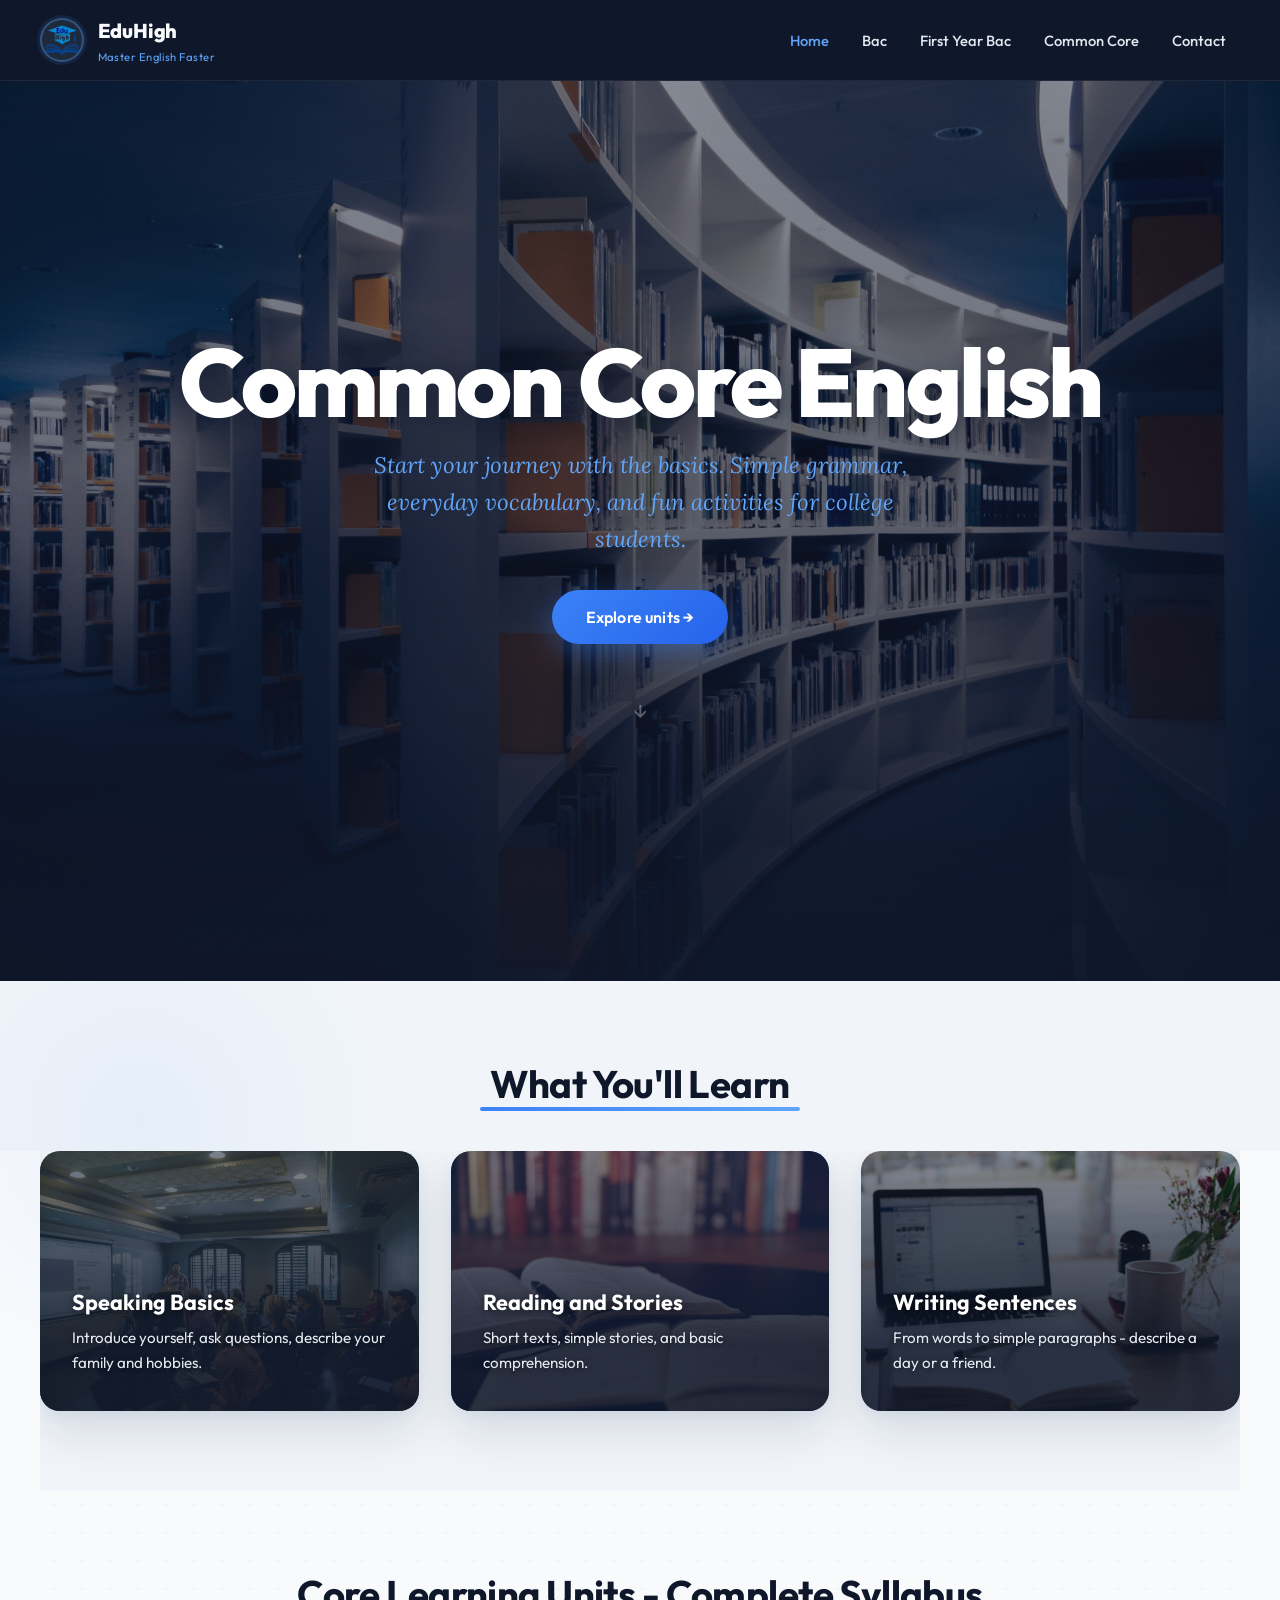
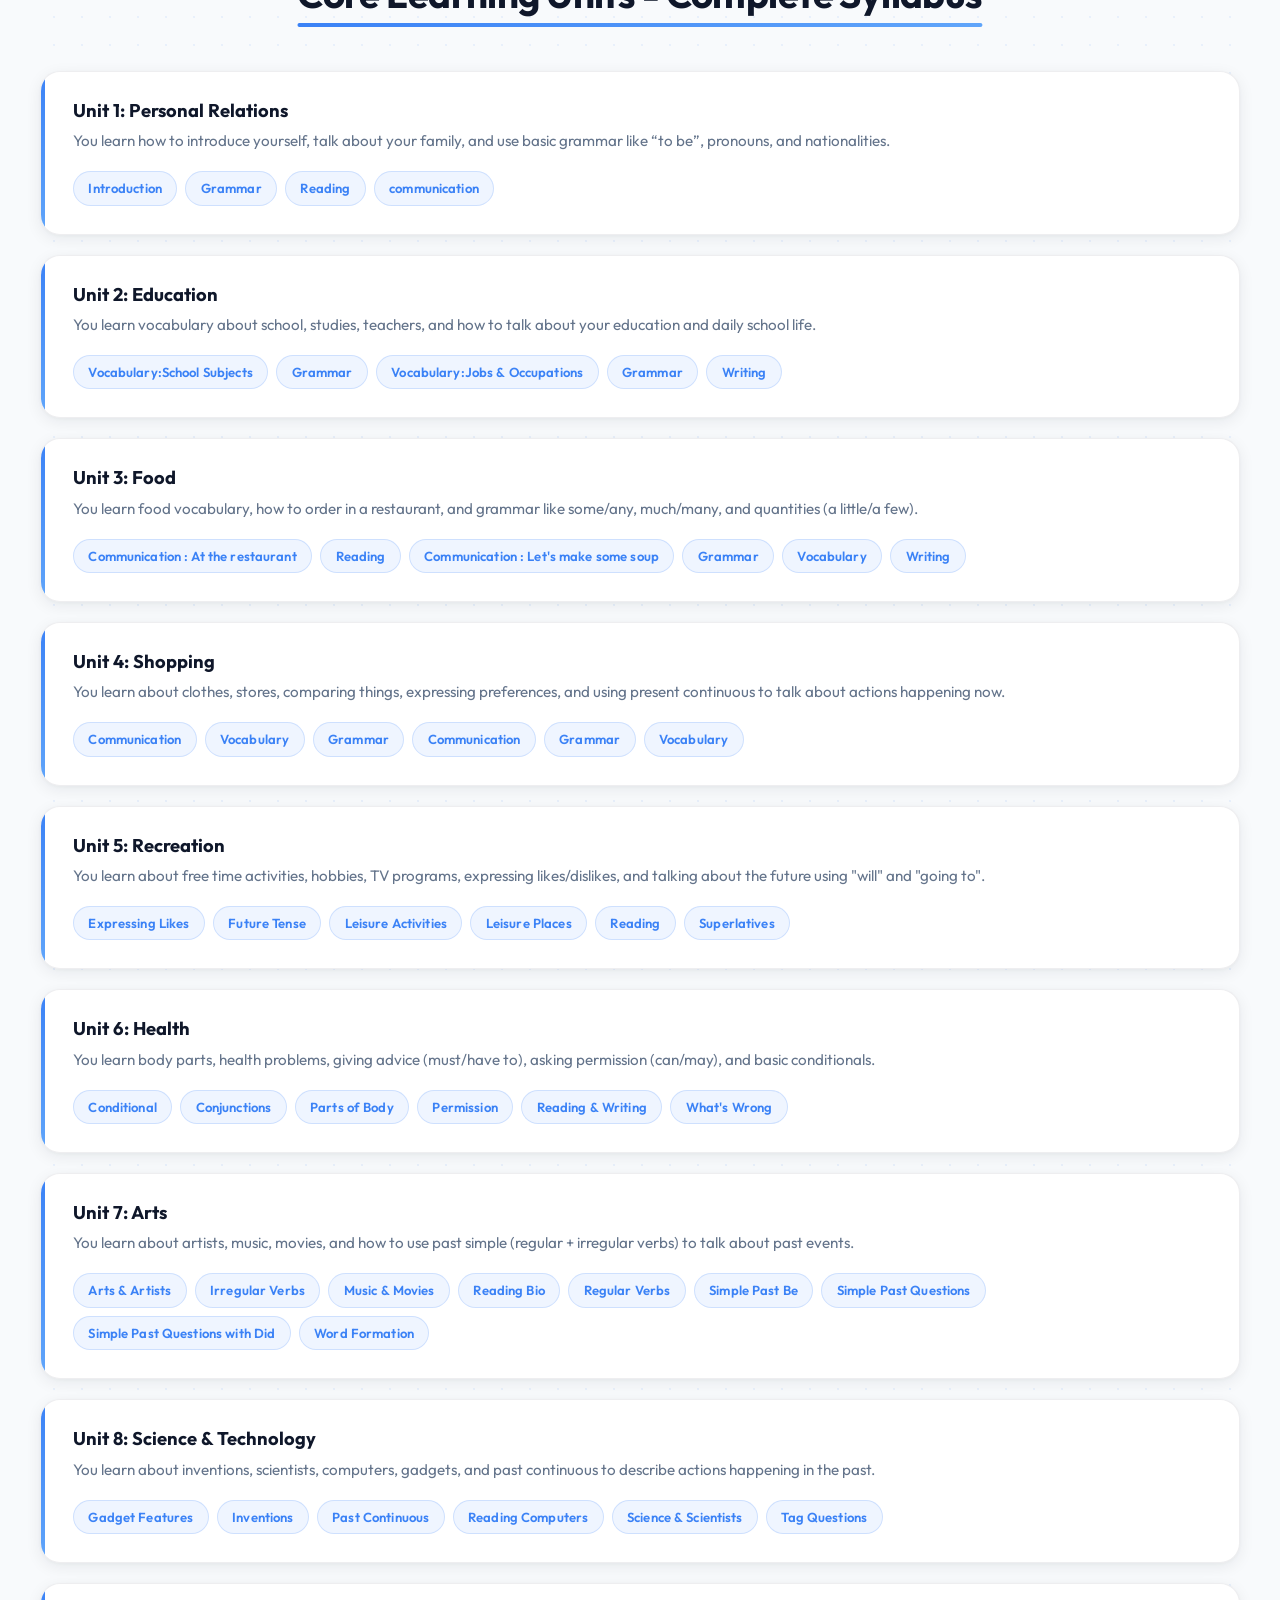
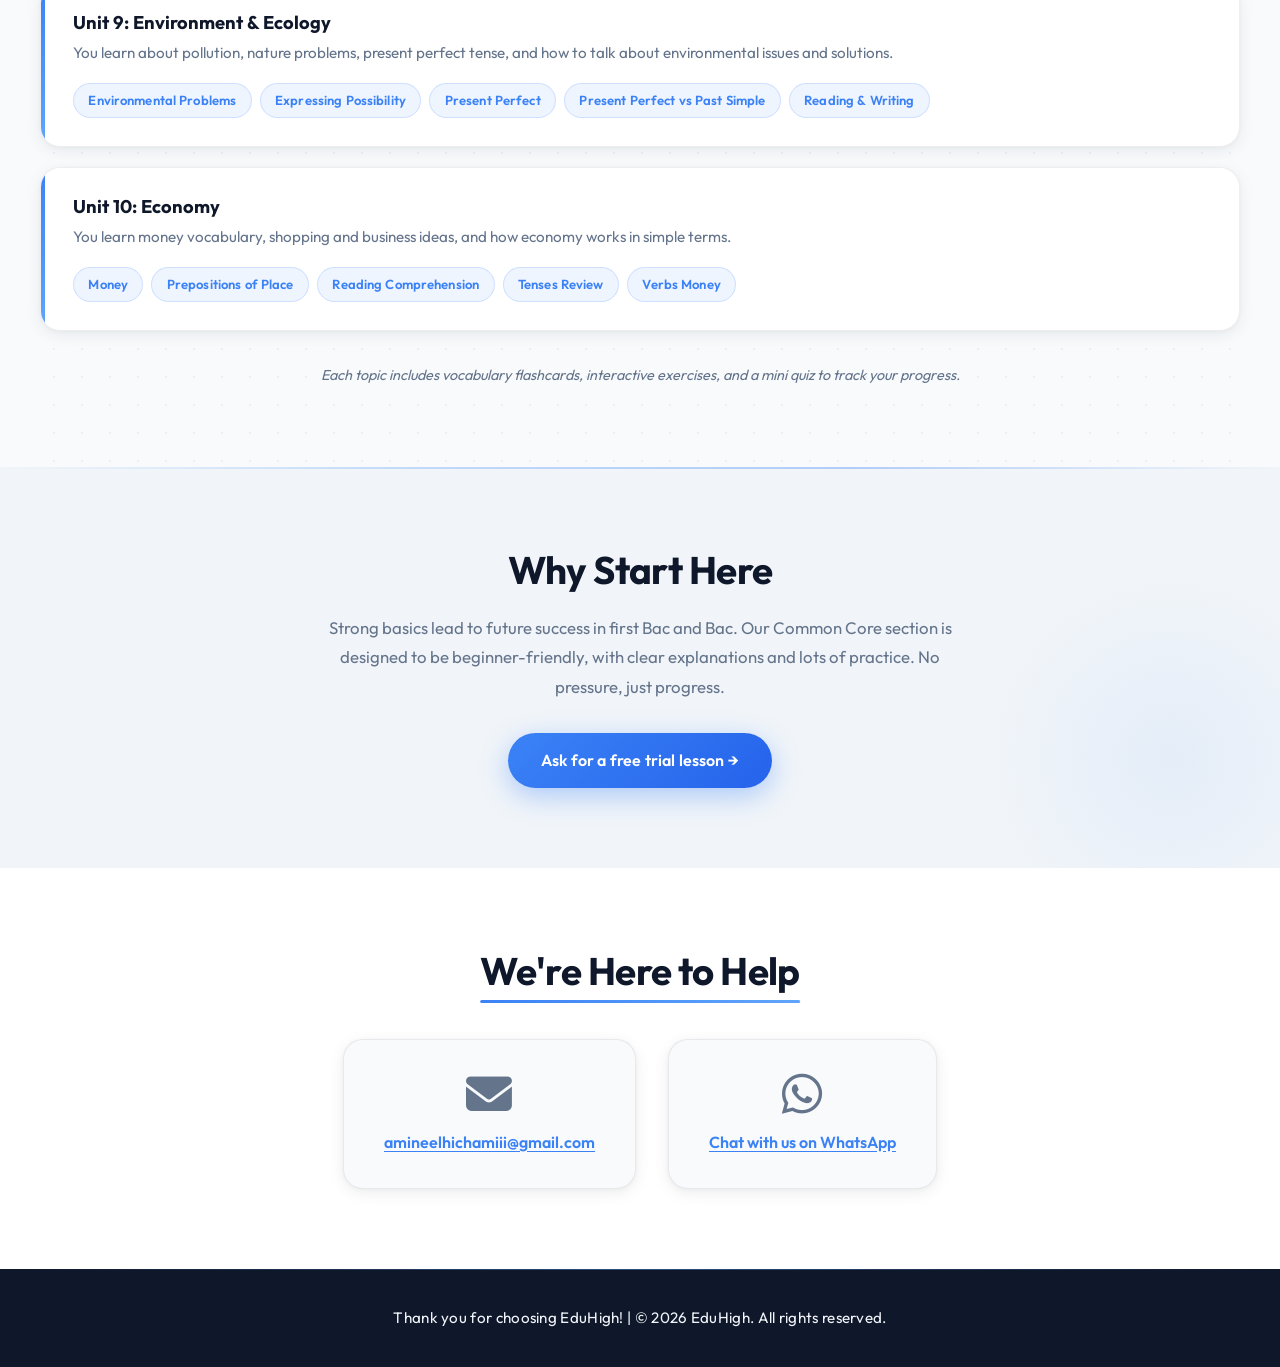
<file: common-core.html>
<!DOCTYPE html>
<html lang="en">
    <head>
        <meta charset="UTF-8">
        <meta name="viewport" content="width=device-width, initial-scale=1.0">
        <link rel="icon" type="image/jpeg" sizes="32x32" href="EduHigh_Logo-removebg-preview.png">
        <title>Common Core - EduHigh</title>
        <meta name="description" content="Common Core English: beginner to pre-intermediate. Fun lessons, basic grammar, vocabulary, and speaking practice for Moroccan collège students.">
        <link rel="stylesheet" href="common-core.css">
        <link rel="stylesheet" href="https://cdnjs.cloudflare.com/ajax/libs/font-awesome/6.5.0/css/all.min.css">
    </head>
    <body>
        <header>
            <nav>
                <div class="brand">
                    <div class="brand-icon">
                        <img src="EduHigh_Logo-removebg-preview.png" alt="EduHigh Logo">
                    </div>
                    <div class="brand-text">
                        <div class="brand-name">EduHigh</div>
                        <div class="brand-tagline">Master English Faster</div>
                    </div>
                </div>
                <button id="menu-icon" class="menu-icon">☰</button>
                <div id="nav-links" class="nav-links">
                    <a href="index.html">Home</a>
                    <a href="bac.html">Bac</a>
                    <a href="first-bac.html">First Year Bac</a>
                    <a href="common-core.html">Common Core</a>
                    <a href="contact.html">Contact</a>
                </div>
            </nav>
        </header>
        <main>
            <section class="hero">
                <img alt="" src="Pictures/martin-adams-_OZCl4XcpRw-unsplash.jpg" type="image/png/jpeg/jpeg" class="bg-picture">
                <div class="hero-content">
                    <h1>Common Core English</h1>
                    <p>Start your journey with the basics. Simple grammar, everyday vocabulary, and fun activities for collège students.</p>
                    <a href="#topics" class="btn">Explore units →</a>
                </div>
            </section>
                <h2>What You'll Learn</h2>
                <div>
                    <div>
                        <h3>Speaking Basics</h3>
                        <p>Introduce yourself, ask questions, describe your family and hobbies.</p>
                    </div>
                    <div>
                        <h3>Reading and Stories</h3>
                        <p>Short texts, simple stories, and basic comprehension.</p>
                    </div>
                    <div>
                        <h3>Writing Sentences</h3>
                        <p>From words to simple paragraphs - describe a day or a friend.</p>
                    </div>
                </div>
            </section>
            <section id="topics">
                <h2>Core Learning Units - Complete Syllabus</h2>
                <ul class="units-list">
                    <li>
                        <h3>Unit 1: Personal Relations</h3>
                        <p>You learn how to introduce yourself, talk about your family, and use basic grammar like “to be”, pronouns, and nationalities.</p>
                        <ul>
                            <li><a href="highschoolsub/common/unit-1/Unit_1_Personal_Relations_Part1.pdf" target="_blank">Introduction</a></li>
                            <li><a href="highschoolsub/common/unit-1/Unit_1_Personal_Relations_Part2.pdf" target="_blank">Grammar</a></li>
                            <li><a href="highschoolsub/common/unit-1/Unit_1_Personal_Relations_Part3.pdf" target="_blank">Reading</a></li>
                            <li><a href="highschoolsub/common/unit-1/Unit_1_Personal_Relations_Part4.pdf" target="_blank">communication</a></li>
                        <!--<li><a href="https://docs.google.com/forms/d/e/1FAIpQLSeM_HVPFVWDDsePpIZqv8UDjCN9Y9hG2hEPBaQtntS4u824rw/viewform?usp=publish-editor" rel="noopener noreferrer" target="_blank">Unit 1 - Quiz 1 - Personal Relations (Part 1)</a></li>-->
                        <!--<li><a href="https://docs.google.com/forms/d/e/1FAIpQLSfABg_G1Po7CGe4zGKEqqy3jsjg1IC1-2nYvrFKvAL7zb4QMA/viewform?usp=publish-editor" rel="noopener noreferrer" target="_blank">Unit 1 - Quiz 2 - Personal Relations (Part 2)</a></li>-->
                        <!--<li><a href="https://docs.google.com/forms/d/e/1FAIpQLSeI_GgB0hRKuvbOAuAX1JcXob5BXyKMgZAtBnl2_IKWKU9xJw/viewform?usp=publish-editor" rel="noopener noreferrer" target="_blank">Unit 1 - Quiz 3 - Personal Relations (Part 3)</a></li>-->
                        </ul>
                    </li>
                    <li>
                        <h3>Unit 2: Education</h3>
                        <p>You learn vocabulary about school, studies, teachers, and how to talk about your education and daily school life.</p>
                        <ul>
                            <li><a href="highschoolsub/common/unit-2/Unit_2_Education_Part1.pdf" target="_blank">Vocabulary:School Subjects</a></li>
                            <li><a href="highschoolsub/common/unit-2/Unit_2_Education_Part2.pdf" target="_blank">Grammar</a></li>
                            <li><a href="highschoolsub/common/unit-2/Unit_2_Education_Part3.pdf" target="_blank">Vocabulary:Jobs & Occupations </a></li>
                            <li><a href="highschoolsub/common/unit-2/Unit_2_Education_Part4.pdf" target="_blank">Grammar</a></li>
                            <li><a href="highschoolsub/common/unit-2/Unit_2_Education_Part5.pdf" target="_blank">Writing</a></li>
                        <!--<li><a href="https://docs.google.com/forms/d/e/1FAIpQLSeXu9vazJ1OgHqKmxGzW9TYVmUlEjHmeWETat8f0MopNdRMvA/viewform?usp=publish-editor">Unit 2 - Quiz 1 - Education (Part 1)</a></li>-->
                        <!--<li><a href="https://docs.google.com/forms/d/e/1FAIpQLSdonYTUTsr2o7_sSrNxRZGTqw4-zjWajMY-kVtXkOCdAEwGeQ/viewform?usp=publish-editor">Unit 2 - Quiz 2 - Education (Part 2)</a></li>-->
                        <!--<li><a href="https://docs.google.com/forms/d/e/1FAIpQLScbDHZwXGGdeA8JW75XyQhRx7s7jrJHJyLSRTv58TeIvLnhNQ/viewform?usp=publish-editor">Unit 2 - Quiz 3 - Education (Part 3)</a></li>-->
                        <!--<li><a href="https://docs.google.com/forms/d/e/1FAIpQLSfi9z85xXbLMiehQiigS3CPZCZf8IGwMyip3GPqUbwK9pi6fw/viewform?usp=publish-editor">Unit 2 - Quiz 4 - Education (Part 4)</a></li>-->
                        </ul>
                    </li>
                    <li>
                        <h3>Unit 3: Food</h3>
                        <p>You learn food vocabulary, how to order in a restaurant, and grammar like some/any, much/many, and quantities (a little/a few).</p>
                        <ul>
                            <li><a href="highschoolsub/common/unit-3/u3_at_the_restaurant.pdf" target="_blank">Communication : At the restaurant</a></li>
                            <li><a href="highschoolsub/common/unit-3/u3_few_little.pdf" target="_blank">Reading</a></li>
                            <li><a href="highschoolsub/common/unit-3/u3_much_many.pdf" target="_blank">Communication : Let's make some soup</a></li>
                            <li><a href="highschoolsub/common/unit-3/u3_some_any.pdf" target="_blank">Grammar</a></li>
                            <li><a href="highschoolsub/common/unit-3/u3_vocab_food.pdf" target="_blank">Vocabulary</a></li>
                            <li><a href="highschoolsub/common/unit-3/u3_writing_moroccan_tea.pdf" target="_blank">Writing</a></li>
                        <!--<li><a href="https://docs.google.com/forms/d/e/1FAIpQLSe6ZkNNoC8kNP5YIkXo1kJ-0-EGOdfERWpeY_glBDhI8toH8A/viewform?usp=publish-editor" rel="noopener noreferrer" target="_blank">Unit 3 - Quiz 1 - At the restaurant</a></li>-->
                        <!--<li><a href="https://docs.google.com/forms/d/e/1FAIpQLSdydohG3Qa0A4u2M0xyD2JN54AnmkyPhIGuInHyklnpiZs9yQ/viewform?usp=publish-editor" rel="noopener noreferrer" target="_blank">Unit 3 - Quiz 2 - Much many</a></li>-->
                        <!--<li><a href="https://docs.google.com/forms/d/e/1FAIpQLSe6ZkNNoC8kNP5YIkXo1kJ-0-EGOdfERWpeY_glBDhI8toH8A/viewform?usp=publish-editor" rel="noopener noreferrer" target="_blank">Unit 3 - Quiz 3 - Some any</a></li>-->
                        <!--<li><a href="https://docs.google.com/forms/d/e/1FAIpQLSfTj13EabSF6hWOggGg9BYsg3SwOGbIzV1t52fffFpimbqlfQ/viewform?usp=publish-editor" rel="noopener noreferrer" target="_blank">Unit 3 - Quiz 4 - Vocab food</a></li>-->
                        </ul>
                    </li>
                    <li>
                        <h3>Unit 4: Shopping</h3>
                        <p>You learn about clothes, stores, comparing things, expressing preferences, and using present continuous to talk about actions happening now.</p>
                        <ul>
                            <li><a href="highschoolsub/common/unit-4/u4_at_the_clothes_store.pdf" target="_blank">Communication</a></li>
                            <li><a href="highschoolsub/common/unit-4/u4_color_material_item.pdf" target="_blank">Vocabulary</a></li>
                            <li><a href="highschoolsub/common/unit-4/u4_comparison.pdf" target="_blank">Grammar</a></li>
                            <li><a href="highschoolsub/common/unit-4/u4_expressing_preference.pdf" target="_blank">Communication</a></li>
                            <li><a href="highschoolsub/common/unit-4/u4_present_continuous.pdf" target="_blank">Grammar</a></li>
                            <li><a href="highschoolsub/common/unit-4/u4_shopping.pdf" target="_blank">Vocabulary</a></li>
                        <!--<li><a href="https://docs.google.com/forms/d/e/1FAIpQLSfXxEFvqY8dEtzfZ5qF4vL3MRN60XAPPvBfjwA9i2xUAbl1Tw/viewform?usp=publish-editor" rel="noopener noreferrer" target="_blank">Unit 4 - Quiz 1 - Color material item</a></li>-->
                        <!--<li><a href="https://docs.google.com/forms/d/e/1FAIpQLSepxOmP0GTvp5-f3Yjb_DohRGjXI8p7i_8FOYoqwG5lx6GyLA/viewform?usp=publish-editor" rel="noopener noreferrer" target="_blank">Unit 4 - Quiz 2 - Comparison</a></li>-->
                        <!--<li><a href="https://docs.google.com/forms/d/e/1FAIpQLSdXz1-30L9H-0JGyjSs-OLrB3PGkr2DT-jEFNywcT3s_FmLwA/viewform?usp=publish-editor" rel="noopener noreferrer" target="_blank">Unit 4 - Quiz 3 - Expressing preference</a></li>-->
                        <!--<li><a href="https://docs.google.com/forms/d/e/1FAIpQLSfgx2ZMAMhO2b6qmpk3UvzJfCjGL0cR4uvQmqadv3vKoygzlw/viewform?usp=publish-editor" rel="noopener noreferrer" target="_blank">Unit 4 - Quiz 4 - Present continuous</a></li>-->
                        <!--<li><a href="https://docs.google.com/forms/d/e/1FAIpQLSeij_3w7ntrcYEA9tLTNhuO4jkxMdydQ8PU5LrlA-B8eCDeVQ/viewform?usp=publish-editor" rel="noopener noreferrer" target="_blank">Unit 4 - Quiz 5 - Shopping</a></li>-->
                        <!--<li><a href="https://docs.google.com/forms/d/e/1FAIpQLSe6d5tENo8nWGGLT0jcYxygrRi1vMyCulcmRQqjLNju_Zw_7A/viewform?usp=publish-editor" rel="noopener noreferrer" target="_blank">Unit 4 - Quiz 6 - At the clothes store</a></li>-->
                        <!--<li><a href="https://docs.google.com/forms/d/e/1FAIpQLSfU3Y8qYdgc-f1CdQyuBJp2wucG28WmwvdLtDwqdAQ2xivESA/viewform?usp=publish-editor" rel="noopener noreferrer" target="_blank">Unit 4 - Quiz 7 - Present continuous</a></li>-->
                        </ul>
                    </li>
                    <li>
                        <h3>Unit 5: Recreation</h3>
                        <p>You learn about free time activities, hobbies, TV programs, expressing likes/dislikes, and talking about the future using "will" and "going to".</p>
                        <ul>
                            <li><a href="highschoolsub/common/unit-5/u5_espressinglikes.pdf" target="_blank">Expressing Likes</a></li>
                            <li><a href="highschoolsub/common/unit-5/u5_future.pdf" target="_blank">Future Tense</a></li>
                            <li><a href="highschoolsub/common/unit-5/u5_leisureactivities.pdf" target="_blank">Leisure Activities</a></li>
                            <li><a href="highschoolsub/common/unit-5/u5_leisure_places_indoor_outdoor.pdf" target="_blank">Leisure Places</a></li>
                            <li><a href="highschoolsub/common/unit-5/u5_reading.pdf" target="_blank">Reading</a></li>
                            <li><a href="highschoolsub/common/unit-5/u5_superlatives.pdf" target="_blank">Superlatives</a></li>
                        <!--<li><a href="https://docs.google.com/forms/d/e/1FAIpQLScpEDJXw6RKZ14qhOUaBHV5ZWLC65ldpISAkFL-U6o-qIeM4w/viewform?usp=publish-editor" rel="noopener noreferrer" target="_blank">Unit 5 - Quiz 1 - Leisure activities</a></li>-->
                        <!--<li><a href="https://docs.google.com/forms/d/e/1FAIpQLSeS-4vEV99hH4kQdEh-Uf45DdQ_1BK-kAag7e9BWbjQ2qE82g/viewform?usp=publish-editor" rel="noopener noreferrer" target="_blank">Unit 5 - Quiz 2 - Expressing likes</a></li>-->
                        <!--<li><a href="https://docs.google.com/forms/d/e/1FAIpQLSf5x6IILcaNHuM5k-5t6O_OJIw0YMDxiS0HvuHO7LiybasJkQ/viewform?usp=publish-editor" rel="noopener noreferrer" target="_blank">Unit 5 - Quiz 3 - Future</a></li>-->
                        <!--<li><a href="https://docs.google.com/forms/d/e/1FAIpQLSdvO3rOt90RtGEEASNjaVsobj-j2NToWJy90OOCOYcMvq6Ryw/viewform?usp=publish-editor" rel="noopener noreferrer" target="_blank">Unit 5 - Quiz 4 - Leisure places indoor outdoor</a></li>-->
                        <!--<li><a href="https://docs.google.com/forms/d/e/1FAIpQLSfNux_ldn4A4h3bwilILuTy27WeYNxcsC0HpcsjIRyyom9Smw/viewform?usp=publish-editor" rel="noopener noreferrer" target="_blank">Unit 5 - Quiz 5 - Superlatives</a></li>-->
                        <!--<li><a href="https://docs.google.com/forms/d/e/1FAIpQLSeQk2HZxrjOpzHmG9ZLpADis-vfOHFa9BoCpO-D5ywkY2Pj8Q/viewform?usp=publish-editor" rel="noopener noreferrer" target="_blank">Unit 5 - Quiz 6 - Superlatives continu</a></li>-->

                        </ul>
                    </li>
                    <li>
                        <h3>Unit 6: Health</h3>
                        <p>You learn body parts, health problems, giving advice (must/have to), asking permission (can/may), and basic conditionals.</p>
                        <ul>
                            <li><a href="highschoolsub/common/unit-6/u6_conditional.pdf" target="_blank">Conditional</a></li>
                            <li><a href="highschoolsub/common/unit-6/u6_conjunctions.pdf" target="_blank">Conjunctions</a></li>
                            <li><a href="highschoolsub/common/unit-6/u6_partsofthebody.pdf" target="_blank">Parts of Body</a></li>
                            <li><a href="highschoolsub/common/unit-6/u6_permission.pdf" target="_blank">Permission</a></li>
                            <li><a href="highschoolsub/common/unit-6/u6_reading_writing.pdf" target="_blank">Reading & Writing</a></li>
                            <li><a href="highschoolsub/common/unit-6/u6_whatswrong.pdf" target="_blank">What's Wrong</a></li>
                        <!--<li><a href="https://docs.google.com/forms/d/e/1FAIpQLSemLfNx1qrh8ExlCEeQYw0gq98BuVCt7-Sdx5p3CVfIK1fpsQ/viewform?usp=publish-editor" rel="noopener noreferrer" target="_blank">Unit 6 - Quiz 1 - Conditional</a></li>-->
                        <!--<li><a href="https://docs.google.com/forms/d/e/1FAIpQLSex98idDZ6xk6rmYg_VwNIiiqcFEwZHuO_NWTAPnQdKNLGLLg/viewform?usp=publish-editor" rel="noopener noreferrer" target="_blank">Unit 6 - Quiz 2 - Conjunctions</a></li>-->
                        <!--<li><a href="https://docs.google.com/forms/d/e/1FAIpQLScHWsNnMEXuF3JOxSsEteW6i85pqpOA80L3-uAIv-QdfPUJLg/viewform?usp=dialog" rel="noopener noreferrer" target="_blank">Unit 6 - Quiz 3 - Obligation</a></li>-->
                        <!--<li><a href="https://docs.google.com/forms/d/e/1FAIpQLScV2ocix_Ef3B3rEXs3LaWRr2CLNy2tfKVZCJbegjtfPbuI1g/viewform?usp=publish-editor" rel="noopener noreferrer" target="_blank">Unit 6 - Quiz 4 - Parts of the body</a></li>-->
                        <!--<li><a href="https://docs.google.com/forms/d/e/1FAIpQLSehwY6xoz2pvrAtaQDDzmsQPf7I6kMNMd0TU_enuuQ-aZgz9Q/viewform?usp=publish-editor" rel="noopener noreferrer" target="_blank">Unit 6 - Quiz 5 - Permission</a></li>-->
                        <!--<li><a href="https://docs.google.com/forms/d/e/1FAIpQLSd6XE55TY1ClIGVHc2M4U9j9v9KvDFvYybsVIh0IyUhG-jKDA/viewform?usp=publish-editor" rel="noopener noreferrer" target="_blank">Unit 6 - Quiz 6 - What's wrong ?</a></li>-->
                        <!--<li><a href="https://docs.google.com/forms/d/e/1FAIpQLScffnHt_ZTtFVSaLAbC5Ufweynm_Jw2BrAFOSuSJeb9QxSCxg/viewform?usp=publish-editor" rel="noopener noreferrer" target="_blank">Unit 6 - Quiz 7 - What's wrong ? (Part 2)</a></li>-->
                        </ul>
                    </li>
                    <li>
                        <h3>Unit 7: Arts</h3>
                        <p>You learn about artists, music, movies, and how to use past simple (regular + irregular verbs) to talk about past events.</p>
                        <ul>
                            <li><a href="highschoolsub/common/unit-7/u7_arts_artists.pdf" target="_blank">Arts & Artists</a></li>
                            <li><a href="highschoolsub/common/unit-7/u7_irregularverbs.pdf" target="_blank">Irregular Verbs</a></li>
                            <li><a href="highschoolsub/common/unit-7/u7_music_movies.pdf" target="_blank">Music & Movies</a></li>
                            <li><a href="highschoolsub/common/unit-7/u7_reading_Bio.pdf" target="_blank">Reading Bio</a></li>
                            <li><a href="highschoolsub/common/unit-7/u7_regularverbs.pdf" target="_blank">Regular Verbs</a></li>
                            <li><a href="highschoolsub/common/unit-7/u7_simplepast_be.pdf" target="_blank">Simple Past Be</a></li>
                            <li><a href="highschoolsub/common/unit-7/u7_simplepast_be_questions.pdf" target="_blank">Simple Past Questions</a></li>
                            <li><a href="highschoolsub/common/unit-7/u7_simplepast_qs_did.pdf" target="_blank">Simple Past Questions with Did</a></li>
                            <li><a href="highschoolsub/common/unit-7/u7_wordformation.pdf" target="_blank">Word Formation</a></li>
                        <!--<li><a href="https://docs.google.com/forms/d/e/1FAIpQLSfIMv2dxvFxZ9aGiYnKRIMtOVIr4_HO-ahGf7KuF7mHxJxQKg/viewform?usp=publish-editor" rel="noopener noreferrer" target="_blank">Unit 7 - Quiz 1 - Word formation</a></li>-->
                        <!--<li><a href="https://docs.google.com/forms/d/e/1FAIpQLSfTH-Y6csos1etWxJp7kJuMdJofyMpI7iz_NEIvoV9S6rC8jQ/viewform?usp=publish-editor" rel="noopener noreferrer" target="_blank">Unit 7 - Quiz 2 - Irregular verbs</a></li>-->
                        <!--<li><a href="https://docs.google.com/forms/d/e/1FAIpQLSea-LMODx_Ce0LFFujrKp9AB2NuZng0erqz7pBhYilKU8I3pw/viewform?usp=publish-editor" rel="noopener noreferrer" target="_blank">Unit 7 - Quiz 3 - Regular verbs continue</a></li>-->
                        <!--<li><a href="https://docs.google.com/forms/d/e/1FAIpQLScu19kNZjNLTkRRhXHLCsHPVxoahGV6oDVXWHomOjsJl2UU0A/viewform?usp=publish-editor" rel="noopener noreferrer" target="_blank">Unit 7 - Quiz 4 - Simple past_be</a></li>-->
                        <!--<li><a href="https://docs.google.com/forms/d/e/1FAIpQLSdxqiAudazIl37DrlG7Y12rtqIl7l5ZUdw7bZa0cLESg9--iw/viewform?usp=publish-editor" rel="noopener noreferrer" target="_blank">Unit 7 - Quiz 5 - Simple past be questions</a></li>-->
                        <!--<li><a href="https://docs.google.com/forms/d/e/1FAIpQLSeprsCBEWaKTh_I7P4fAXz3HnHex7qL2lU2Ubm_yoXaIwekKQ/viewform?usp=publish-editor" rel="noopener noreferrer" target="_blank">Unit 7 - Quiz 6 - Simplepast questions did</a></li>-->
                        <!--<li><a href="https://docs.google.com/forms/d/e/1FAIpQLSf9IqAoyd2PkUTK4nB_UfAXokmkKfcJymw3kgv1CarQVwGZTQ/viewform?usp=publish-editor" rel="noopener noreferrer" target="_blank">Unit 7 - Quiz 7 - Music movies</a></li>-->
                        </ul>
                    </li>
                    <li>
                        <h3>Unit 8: Science & Technology</h3>
                        <p>You learn about inventions, scientists, computers, gadgets, and past continuous to describe actions happening in the past.</p>
                        <ul>
                            <li><a href="highschoolsub/common/unit-8/u8_gadget_features.pdf" target="_blank">Gadget Features</a></li>
                            <li><a href="highschoolsub/common/unit-8/u8_inventions.pdf" target="_blank">Inventions</a></li>
                            <li><a href="highschoolsub/common/unit-8/u8_pastcontinuous.pdf" target="_blank">Past Continuous</a></li>
                            <li><a href="highschoolsub/common/unit-8/u8_reading_computers.pdf" target="_blank">Reading Computers</a></li>
                            <li><a href="highschoolsub/common/unit-8/u8_science_scientists.pdf" target="_blank">Science & Scientists</a></li>
                            <li><a href="highschoolsub/common/unit-8/u8_tag_questions.pdf" target="_blank">Tag Questions</a></li>
                        <!--<li><a href="https://docs.google.com/forms/d/e/1FAIpQLSfW1_vOAIw3wsVPNAIU1HzYoAhgyuzks8K9VEWbDZIuE6_76g/viewform?usp=publish-editor" rel="noopener noreferrer" target="_blank">Unit 8 - Quiz 1 - Gadget features</a></li>-->
                        <!--<li><a href="https://docs.google.com/forms/d/e/1FAIpQLSfuec5YSdE28PXnlDR7HjRaI5N1DjnXybE9JZGfi8NdN_3oDw/viewform?usp=publish-editor" rel="noopener noreferrer" target="_blank">Unit 8 - Quiz 2 - Inventions</a></li>-->
                        <!--<li><a href="https://docs.google.com/forms/d/e/1FAIpQLSdhMIDui2AhOcfFoXNBXFSWsuCcdXn6u8MVBw3aDUgq6AcLgg/viewform?usp=publish-editor" rel="noopener noreferrer" target="_blank">Unit 8 - Quiz 3 - Past continuous</a></li>-->
                        <!--<li><a href="https://docs.google.com/forms/d/e/1FAIpQLSfipglkcKMo5YrLUaVL9IMO9TLKaeikw3qlqdHHsMuRYXzNXQ/viewform?usp=publish-editor" rel="noopener noreferrer" target="_blank">Unit 8 - Quiz 4 - Science scientists</a></li>-->
                        </ul>
                    </li>
                    <li>
                        <h3>Unit 9: Environment & Ecology</h3>
                        <p>You learn about pollution, nature problems, present perfect tense, and how to talk about environmental issues and solutions.</p>
                        <ul>
                            <li><a href="highschoolsub/common/unit-9/u9_enviromental_problems.pdf" target="_blank">Environmental Problems</a></li>
                            <li><a href="highschoolsub/common/unit-9/u9_expressing_posibility.pdf" target="_blank">Expressing Possibility</a></li>
                            <li><a href="highschoolsub/common/unit-9/u9_Present_Perfect.pdf" target="_blank">Present Perfect</a></li>
                            <li><a href="highschoolsub/common/unit-9/u9_Present_Perfect_Past_Simple.pdf" target="_blank">Present Perfect vs Past Simple</a></li>
                            <li><a href="highschoolsub/common/unit-9/u9_Reading_Writing.pdf" target="_blank">Reading & Writing</a></li>
                        <!--<li><a href="https://docs.google.com/forms/d/e/1FAIpQLSdM5Nd9jFkFS_riC427o9RVgOnNR8eGo1fyfqPijmsNGWghUg/viewform?usp=publish-editor" rel="noopener noreferrer" target="_blank">Unit 9 - Quiz 1 - Expressing possibility</a></li>-->
                        <!--<li><a href="https://docs.google.com/forms/d/e/1FAIpQLSdg4SiKwJzREnVPPQgxhE6s6lXPKwI6ms430-Sn8uXM1Qm_yw/viewform?usp=publish-editor" rel="noopener noreferrer" target="_blank">Unit 9 - Quiz 2 - Environmental problems</a></li>-->
                        <!--<li><a href="https://docs.google.com/forms/d/e/1FAIpQLSeYQ7zP1LgccsPgkEIcBoRcgaQFsvYnwXfeCQoXHLl0imDrRw/viewform?usp=dialog" rel="noopener noreferrer" target="_blank">Unit 9 - Quiz 3 - Present Perfect</a></li>-->
                        <!--<li><a href="https://docs.google.com/forms/d/e/1FAIpQLSdYuP1yDkSuKGH2kqWkPKB_JnS1dSMnOPFC0XbgguCkk1RiuA/viewform?usp=dialog" rel="noopener noreferrer" target="_blank">Unit 9 - Quiz 4 - Present Perfect Past Simple</a></li>-->
                        </ul>
                    </li>
                    <li>
                        <h3>Unit 10: Economy</h3>
                        <p>You learn money vocabulary, shopping and business ideas, and how economy works in simple terms.</p>
                        <ul>
                            <li><a href="highschoolsub/common/unit-10/u10_money.pdf" target="_blank">Money</a></li>
                            <li><a href="highschoolsub/common/unit-10/u10_Prepositions_of_place.pdf" target="_blank">Prepositions of Place</a></li>
                            <li><a href="highschoolsub/common/unit-10/u10_reading_comp.pdf" target="_blank">Reading Comprehension</a></li>
                            <li><a href="highschoolsub/common/unit-10/u10_Tenses-review.pdf" target="_blank">Tenses Review</a></li>
                            <li><a href="highschoolsub/common/unit-10/u10_verbs_money.pdf" target="_blank">Verbs Money</a></li>
                        <!--<li><a href="https://docs.google.com/forms/d/e/1FAIpQLSfz81iPf-1jIUWVONBTHIVnHx9a0mB-GNUcFA3kUGntwWvdtw/viewform?usp=publish-editor" rel="noopener noreferrer" target="_blank">Unit 10 - Quiz 1 - Prepositions of place</a></li>-->
                        <!--<li><a href="https://docs.google.com/forms/d/e/1FAIpQLScvMTqHN2Xg8OwWO6gWE-NTn9g0zjMpL4IdrBdLSWcGOUSnGQ/viewform?usp=publish-editor" rel="noopener noreferrer" target="_blank">Unit 10 - Quiz 2 - Verbs money</a></li>-->
                        <!--<li><a href="https://docs.google.com/forms/d/e/1FAIpQLSdrUqsG6-vRgC3ejDngz5oKif2rQ-uuHSJ6losyis_ng2fExA/viewform?usp=publish-editor" rel="noopener noreferrer" target="_blank">Unit 10 - Quiz 3 - Money</a></li>-->
                        </ul>
                    </li>
                </ul>
                <p>Each topic includes vocabulary flashcards, interactive exercises, and a mini quiz to track your progress.</p>
            </section>
            <section>
                <h2>Why Start Here</h2>
                <p>Strong basics lead to future success in first Bac and Bac. Our Common Core section is designed to be beginner-friendly, with clear explanations and lots of practice. No pressure, just progress.</p>
                <a href="contact.html">Ask for a free trial lesson →</a>
            </section>
            <section class="contact-block">
                <h2>We're Here to Help</h2>
                <div class="contact-methods">
                    <div>
                        <h3><i class="fas fa-envelope"></i></h3>
                        <a href="mailto:amineelhichamiii@gmail.com">amineelhichamiii@gmail.com </a>
                    </div>
                    <div>
                        <h3><i class="fab fa-whatsapp"></i></h3>
                        <a href="https://wa.me/212767879145?text=Hi%20%F0%9F%91%8B%20I%20came%20from%20EduHigh" target="_blank" rel="noopener noreferrer">Chat with us on WhatsApp</a>
                    </div>
                </div>
            </section>
        </main>
        <footer>
            <p>Thank you for choosing EduHigh! | &copy; 2026 EduHigh. All rights reserved.</p>
        </footer>
                <script>
            (function() {
                const video = document.querySelector('.bg-video');
                if (video) {
                video.play().catch(e => {
                    console.log("Autoplay handling:", e);
                    video.muted = true;
                    video.play();
                });
                }
            })();
            const menuIcon = document.getElementById('menu-icon');
            const navLinks = document.getElementById('nav-links');
            menuIcon.addEventListener('click', () => {
                navLinks.classList.toggle('active');
            });
        </script>
    </body>
</html>
</file>
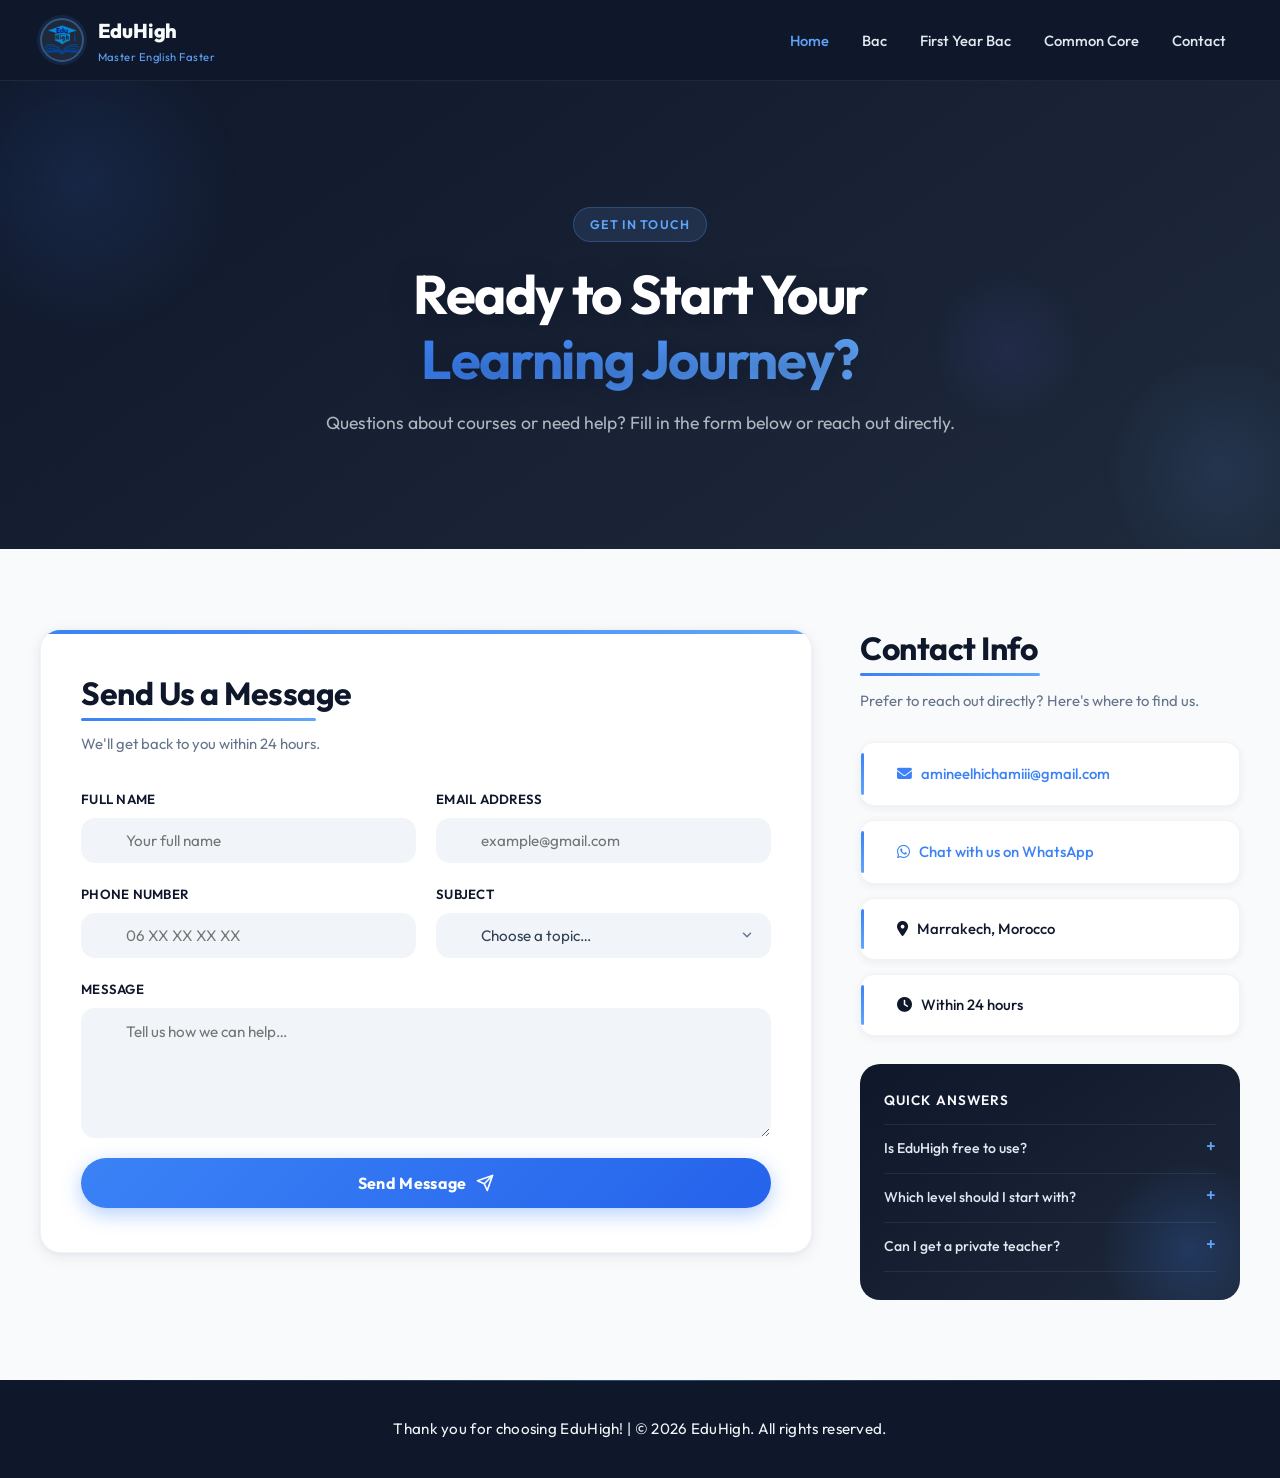
<file: contact.html>
<!DOCTYPE html>
<html lang="en">
    <head>
        <meta charset="UTF-8">
        <meta name="viewport" content="width=device-width, initial-scale=1.0">
        <link rel="icon" type="image/jpeg" sizes="32x32" href="EduHigh_Logo-removebg-preview.png">
        <title>Contact Us - EduHigh</title>
        <link rel="stylesheet" href="contact.css">
        <link rel="stylesheet" href="https://cdnjs.cloudflare.com/ajax/libs/font-awesome/6.5.0/css/all.min.css">
    </head>
    <body>
        <header>
            <nav>
                <div class="brand">
                    <div class="brand-icon">
                        <img src="EduHigh_Logo-removebg-preview.png" alt="EduHigh Logo">
                    </div>
                    <div class="brand-text">
                        <div class="brand-name">EduHigh</div>
                        <div class="brand-tagline">Master English Faster</div>
                    </div>
                </div>
                <button id="menu-icon" class="menu-icon">☰</button>
                <div id="nav-links" class="nav-links">
                    <a href="index.html">Home</a>
                    <a href="bac.html">Bac</a>
                    <a href="first-bac.html">First Year Bac</a>
                    <a href="common-core.html">Common Core</a>
                    <a href="contact.html">Contact</a>
                </div>
            </nav>
        </header>
        <main>
            <section class="hero">
                <div class="hero-content">
                    <div class="hero-eyebrow">Get in Touch</div>
                    <h1>Ready to Start Your<br><span class="hero-highlight">Learning Journey?</span></h1>
                    <p>Questions about courses or need help? Fill in the form below or reach out directly.</p>
                </div>
                <div class="hero-shape hero-shape--1" aria-hidden="true"></div>
                <div class="hero-shape hero-shape--2" aria-hidden="true"></div>
                <div class="hero-shape hero-shape--3" aria-hidden="true"></div>
            </section>
            <section class="contact-section container">
                <div class="form-wrapper">
                    <div class="form-header">
                        <h2>Send Us a Message</h2>
                        <p>We'll get back to you within 24 hours.</p>
                    </div>
                    <form id="contactForm" class="contact-form" novalidate>
                        <div class="form-group">
                            <label for="name">Full Name</label>
                            <input
                                type="text"
                                id="name"
                                name="name"
                                placeholder="Your full name"
                                required
                                pattern="[a-zA-ZÀ-ÿ\s\-']{2,50}"
                            >
                            <span class="field-icon"></span>
                        </div>
                        <div class="form-group">
                            <label for="email">Email Address</label>
                            <input
                                type="email"
                                id="email"
                                name="email"
                                placeholder="example@gmail.com"
                                required
                                pattern="[a-zA-Z0-9._%+\-]+@[a-zA-Z0-9.\-]+\.[a-zA-Z]{2,}"
                            >
                            <span class="field-icon"></span>
                        </div>
                        <div class="form-group">
                            <label for="tel">Phone Number</label>
                            <input
                                type="tel"
                                id="tel"
                                name="tel"
                                placeholder="06 XX XX XX XX"
                                pattern="^(05|06|07)\d{8}$"
                                maxlength="10"
                                required
                            >
                            <span class="field-icon"></span>
                        </div>
                        <div class="form-group">
                            <label for="subject">Subject</label>
                            <select id="subject" name="subject" required>
                                <option value="" disabled selected>Choose a topic…</option>
                                <option value="bac">Baccalaureate (2nd Year)</option>
                                <option value="first-bac">First Year Baccalaureate</option>
                                <option value="common-core">Common Core</option>
                                <option value="resources">Learning Resources</option>
                                <option value="other">Other</option>
                            </select>
                            <span class="field-icon"></span>
                        </div>
                        <div class="form-group form-group--full">
                            <label for="message">Message</label>
                            <textarea
                                id="message"
                                name="message"
                                rows="5"
                                placeholder="Tell us how we can help…"
                                required
                            ></textarea>
                        </div>
                        <button type="submit" class="btn-submit">
                            <span>Send Message</span>
                            <svg width="18" height="18" viewBox="0 0 24 24" fill="none" stroke="currentColor" stroke-width="2.2" stroke-linecap="round" stroke-linejoin="round" aria-hidden="true"><line x1="22" y1="2" x2="11" y2="13"/><polygon points="22 2 15 22 11 13 2 9 22 2"/></svg>
                        </button>
                        <div class="form-success" id="formSuccess" aria-live="polite">
                            ✅ Message sent! We'll reply within 24 hours.
                        </div>
                    </form>
                </div>
                <aside class="info-sidebar">
                    <h2>Contact Info</h2>
                    <p class="info-intro">Prefer to reach out directly? Here's where to find us.</p>
                    <div class="info-cards">
                        <div class="info-card">
                            <div class="info-card__icon" aria-hidden="true"></div>
                            <div>
                                <a href="mailto:amineelhichamiii@gmail.com"><i class="fas fa-envelope"></i>&nbsp;&nbsp;&nbsp;amineelhichamiii@gmail.com</a>
                            </div>
                        </div>
                        <div class="info-card">
                            <div class="info-card__icon" aria-hidden="true"></div>
                            <div>
                                <a href="https://wa.me/212767879145?text=Hi%20%F0%9F%91%8B%20I%20came%20from%20EduHigh" target="_blank" rel="noopener noreferrer"><i class="fab fa-whatsapp"></i>&nbsp;&nbsp;&nbsp;Chat with us on WhatsApp</a>
                            </div>
                        </div>
                        <div class="info-card">
                            <div class="info-card__icon" aria-hidden="true"></div>
                            <div>
                                <p><i class="fas fa-map-marker-alt"></i>&nbsp;&nbsp;&nbsp;Marrakech, Morocco</p>
                            </div>
                        </div>
                        <div class="info-card">
                            <div class="info-card__icon" aria-hidden="true"></div>
                            <div>
                                <p><i class="fas fa-clock"></i>&nbsp;&nbsp;&nbsp;Within 24 hours</p>
                            </div>
                        </div>
                    </div>
                    <div class="faq-teaser">
                        <h3>Quick Answers</h3>
                        <details class="faq-item">
                            <summary>Is EduHigh free to use?</summary>
                            <p>Yes — all lessons, PDFs, and quizzes on EduHigh are completely free for students.</p>
                        </details>
                        <details class="faq-item">
                            <summary>Which level should I start with?</summary>
                            <p>Common Core if you're in collège, First Year Bac if you just started high school, or Bac if you're in your final year.</p>
                        </details>
                        <details class="faq-item">
                            <summary>Can I get a private teacher?</summary>
                            <p>Absolutely. Reach out via the form or WhatsApp and we'll connect you with the right tutor.</p>
                        </details>
                    </div>
                </aside>
            </section>
        </main>
        <footer>
            <p>Thank you for choosing EduHigh! | &copy; 2026 EduHigh. All rights reserved.</p>
        </footer>
        <script>
            const menuIcon = document.getElementById('menu-icon');
            const navLinks = document.getElementById('nav-links');
            menuIcon.addEventListener('click', () => navLinks.classList.toggle('active'));
            const form    = document.getElementById('contactForm');
            const success = document.getElementById('formSuccess');
            form.addEventListener('submit', function (e) {
                e.preventDefault();
                if (!form.checkValidity()) {
                    form.reportValidity();
                    return;
                }
                success.classList.add('visible');
                form.reset();
                setTimeout(() => success.classList.remove('visible'), 6000);
            });
        </script>
    </body>
</html>
</file>
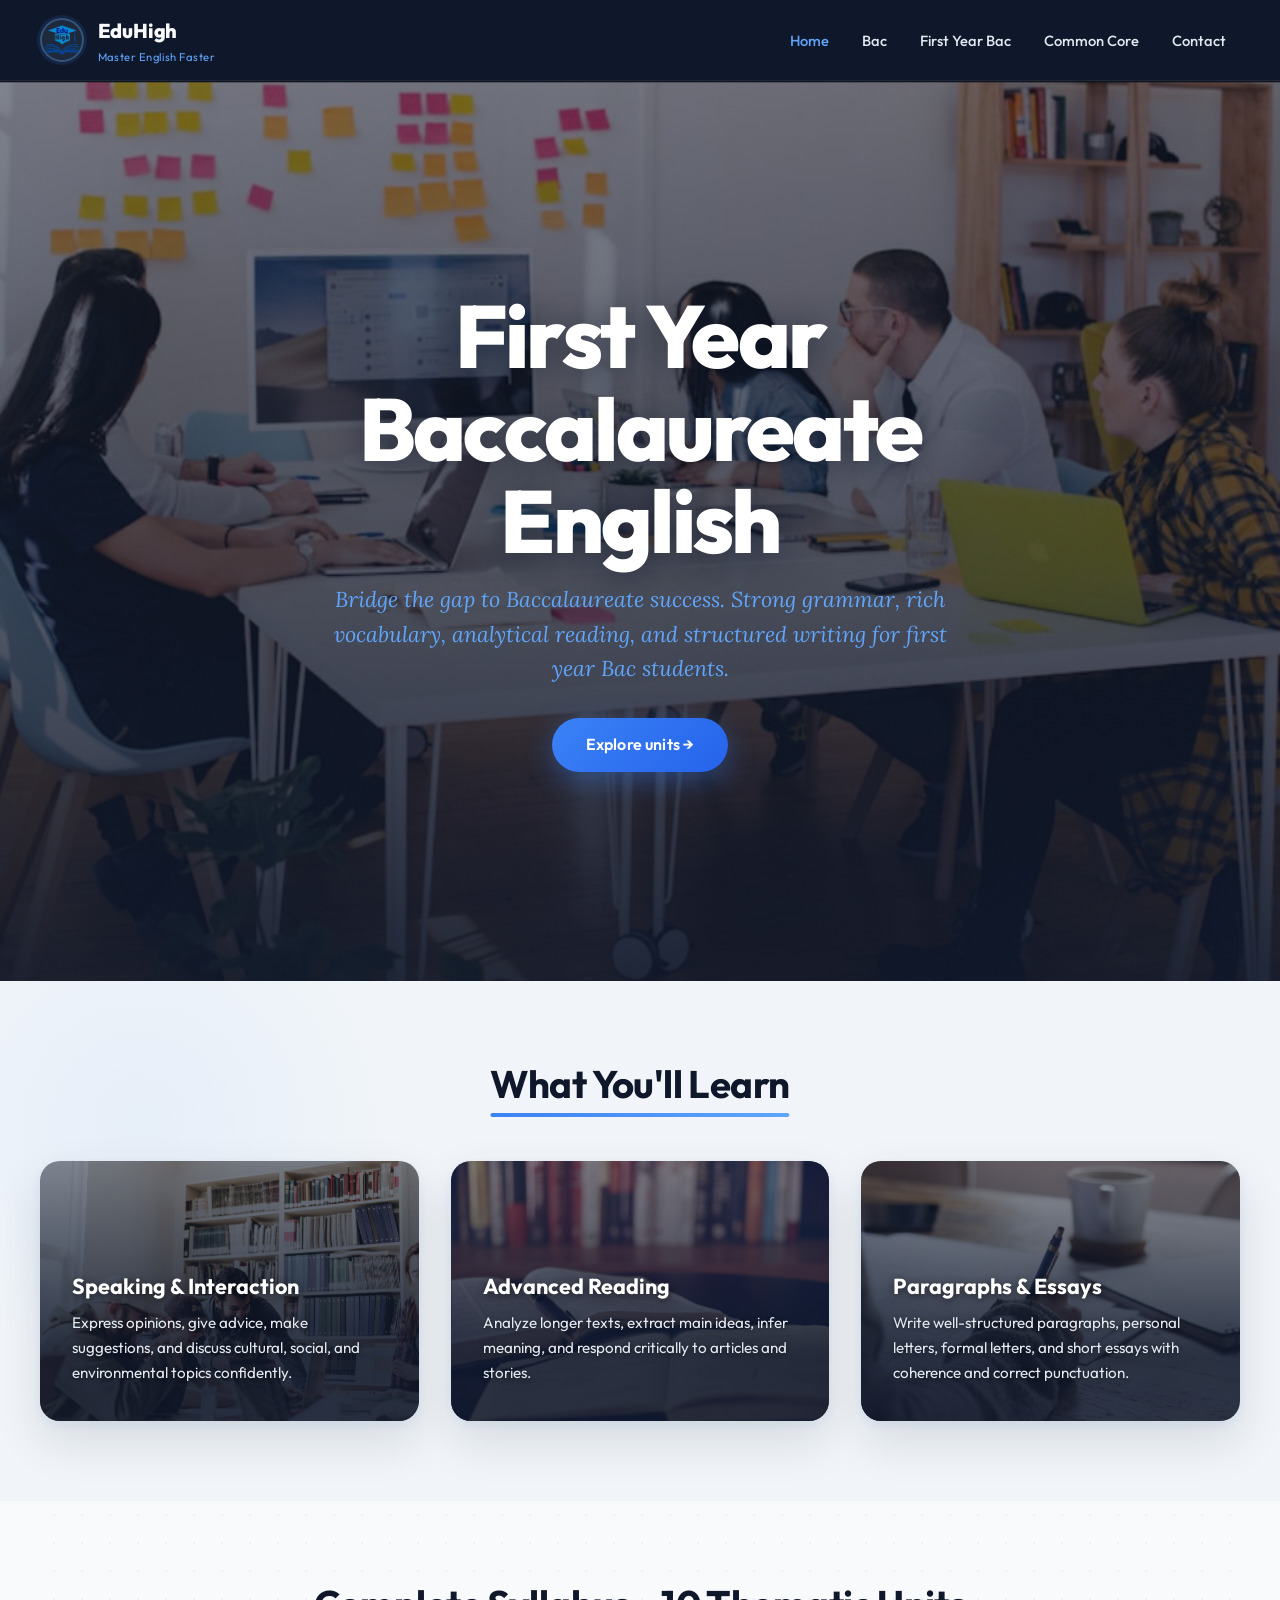
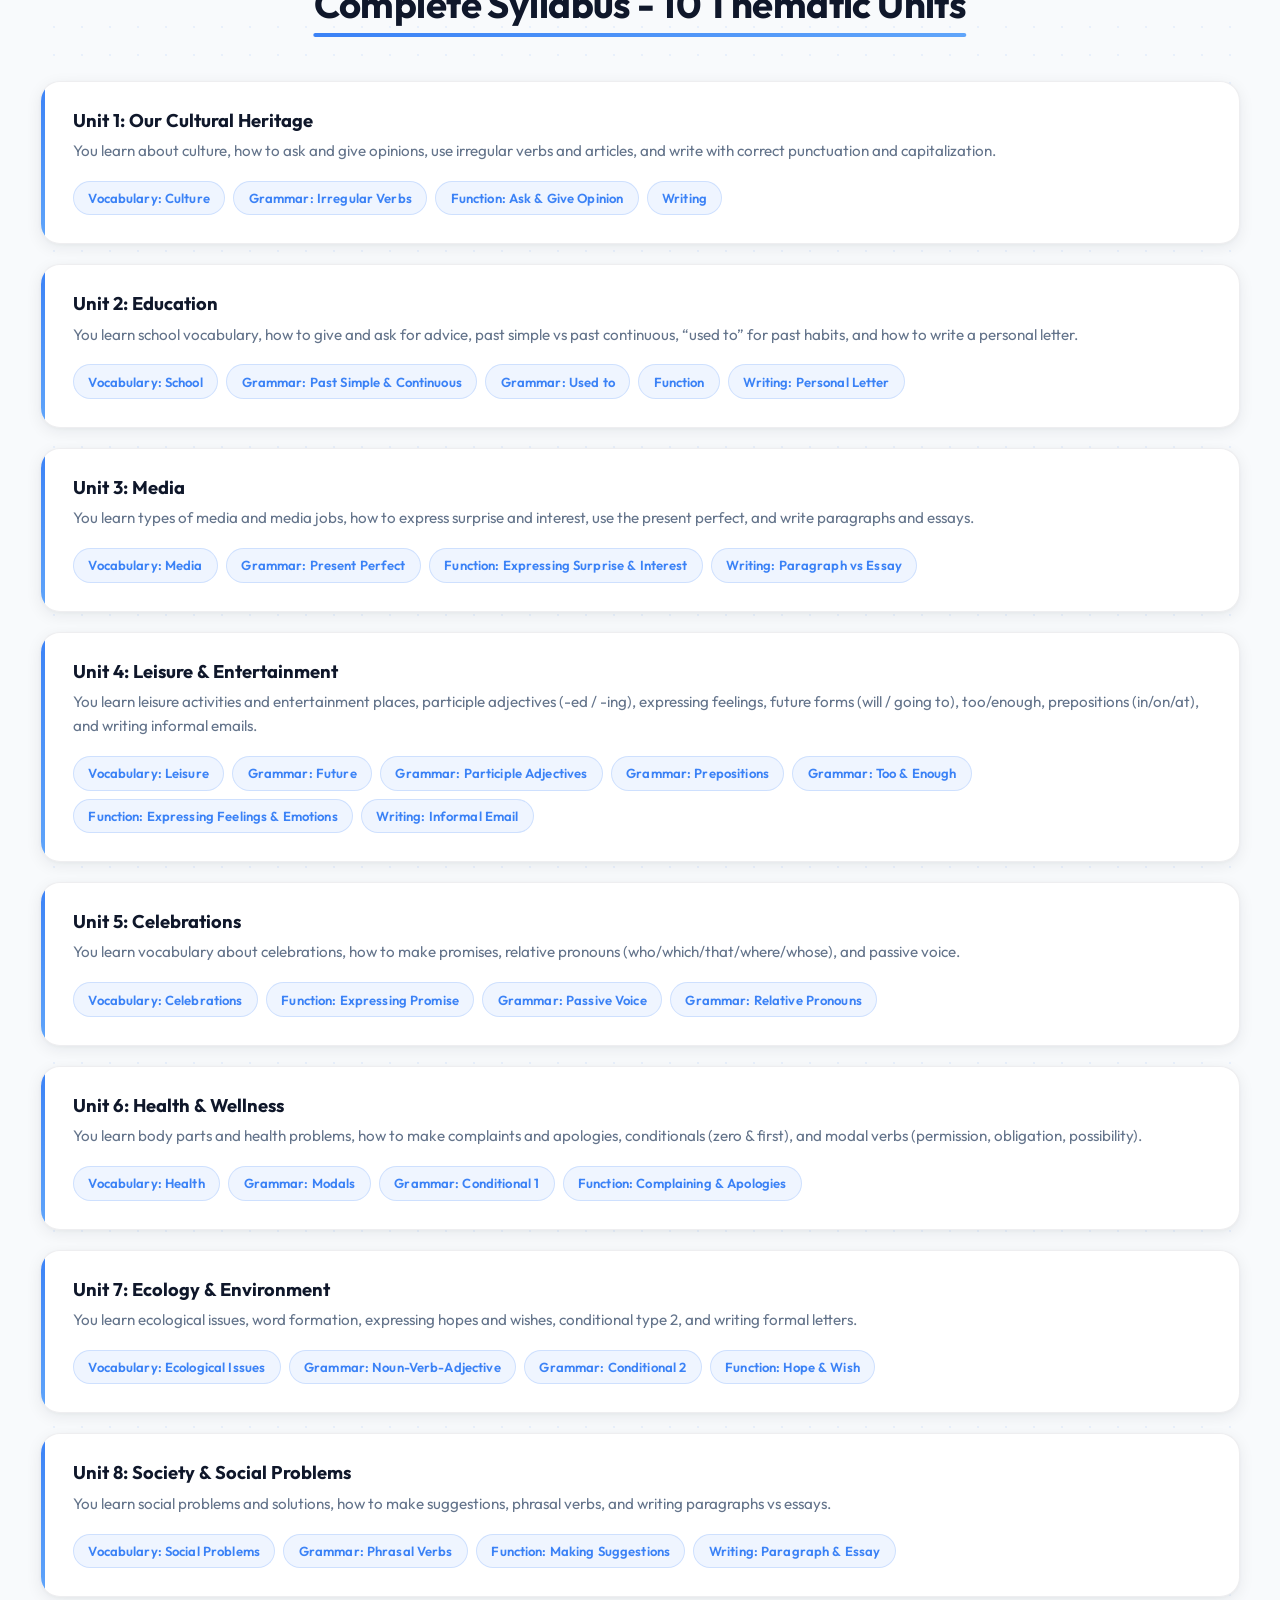
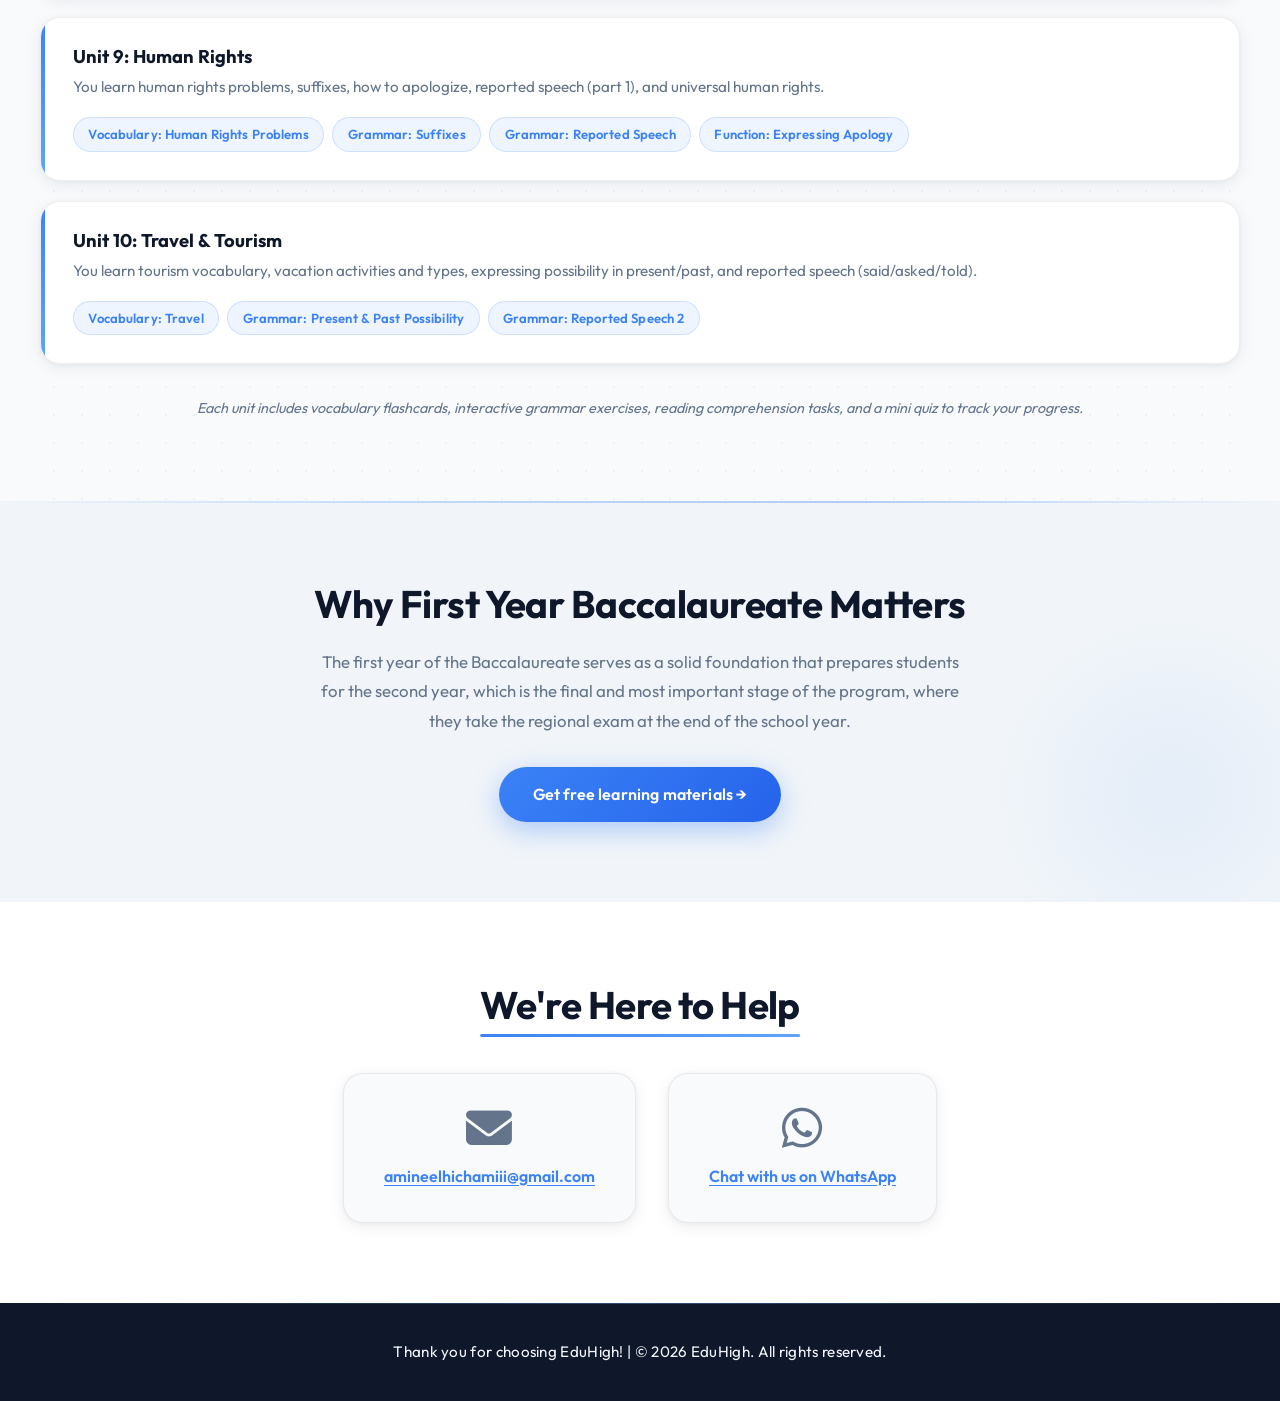
<file: first-bac.html>
<!DOCTYPE html>
<html lang="en">
    <head>
        <meta charset="UTF-8">
        <meta name="viewport" content="width=device-width, initial-scale=1.0">
        <link rel="icon" type="image/jpeg" sizes="32x32" href="EduHigh_Logo-removebg-preview.png">
        <title>First Year Baccalaureate - EduHigh</title>
        <meta name="description" content="First Year Baccalaureate English: intermediate to upper-intermediate. In-depth grammar, vocabulary, reading, and writing for Moroccan high school students preparing for the regional exam.">
        <link rel="stylesheet" href="first-bac.css">
        <link rel="stylesheet" href="https://cdnjs.cloudflare.com/ajax/libs/font-awesome/6.5.0/css/all.min.css">
    </head>
    <body>
        <header>
            <nav>
                <div class="brand">
                    <div class="brand-icon">
                        <img src="EduHigh_Logo-removebg-preview.png" alt="EduHigh Logo">
                    </div>
                    <div class="brand-text">
                        <div class="brand-name">EduHigh</div>
                        <div class="brand-tagline">Master English Faster</div>
                    </div>
                </div>
                <button id="menu-icon" class="menu-icon">☰</button>
                <div id="nav-links" class="nav-links">
                    <a href="index.html">Home</a>
                    <a href="bac.html">Bac</a>
                    <a href="first-bac.html">First Year Bac</a>
                    <a href="common-core.html">Common Core</a>
                    <a href="contact.html">Contact</a>
                </div>
            </nav>
        </header>
        <main>
            <section>
                <h1>First Year Baccalaureate English</h1>
                <p>Bridge the gap to Baccalaureate success. Strong grammar, rich vocabulary, analytical reading, and structured writing for first year Bac students.</p>
                <a href="#topics">Explore units →</a>
            </section>
            <section>
                <h2>What You'll Learn</h2>
                <div>
                    <div>
                        <h3>Speaking & Interaction</h3>
                        <p>Express opinions, give advice, make suggestions, and discuss cultural, social, and environmental topics confidently.</p>
                    </div>
                    <div>
                        <h3>Advanced Reading</h3>
                        <p>Analyze longer texts, extract main ideas, infer meaning, and respond critically to articles and stories.</p>
                    </div>
                    <div>
                        <h3>Paragraphs & Essays</h3>
                        <p>Write well-structured paragraphs, personal letters, formal letters, and short essays with coherence and correct punctuation.</p>
                    </div>
                </div>
            </section>
            <section id="topics">
                <h2>Complete Syllabus - 10 Thematic Units</h2>
                <ul class="units-list">
                    <li>
                        <h3>Unit 1: Our Cultural Heritage</h3>
                        <p>You learn about culture, how to ask and give opinions, use irregular verbs and articles, and write with correct punctuation and capitalization.</p>
                        <ul>
                            <li><a href="highschoolsub/bac1/unit-1/Function_Ask_Give_Opinion.pdf" target="_blank">Vocabulary: Culture</a></li>
                            <li><a href="highschoolsub/bac1/unit-1/Grammar_Irregular_Verbs.pdf" target="_blank">Grammar: Irregular Verbs</a></li>
                            <li><a href="highschoolsub/bac1/unit-1/Function_Ask_Give_Opinion.pdf" target="_blank">Function: Ask & Give Opinion</a></li>
                            <li><a href="highschoolsub/bac1/unit-1/u1_writing.pdf" target="_blank">Writing</a></li>
                        <!--<li><a href="https://docs.google.com/forms/d/e/1FAIpQLScPhhWjSMpAnQ2aU1j9AhkCJ3qjTUm_uMUPCLvllFM2zi2ZmQ/viewform?usp=sharing&ouid=106857958435538871462" rel="noopener noreferrer" target="_blank">Unit 1 - Quiz </a></li>-->
                        </ul>
                    </li>
                    <li>
                        <h3>Unit 2: Education</h3>
                        <p>You learn school vocabulary, how to give and ask for advice, past simple vs past continuous, “used to” for past habits, and how to write a personal letter.</p>
                        <ul>
                            <li><a href="highschoolsub/bac1/unit-2/Vocabulary_School.pdf" target="_blank">Vocabulary: School</a></li>
                            <li><a href="highschoolsub/bac1/unit-2/grammar_past_s_cont.pdf" target="_blank">Grammar: Past Simple & Continuous</a></li>
                            <li><a href="highschoolsub/bac1/unit-2/grammar_used_to.pdf" target="_blank">Grammar: Used to</a></li>
                            <li><a href="highschoolsub/bac1/unit-2/document.pdf" target="_blank">Function</a></li>
                            <li><a href="highschoolsub/bac1/unit-2/writing_personal_letter.pdf" target="_blank">Writing: Personal Letter</a></li>
                        <!--<li><a href="https://docs.google.com/forms/d/e/1FAIpQLSf-VIKhmTisqyo8pyxDg6PBDNdzfG3dYZ9MCjVm4Rdp3Lu0kg/viewform?usp=dialog" rel="noopener noreferrer" target="_blank">Unit 2 - Quiz </a></li>-->
                        </ul>
                    </li>
                    <li>
                        <h3>Unit 3: Media</h3>
                        <p>You learn types of media and media jobs, how to express surprise and interest, use the present perfect, and write paragraphs and essays.</p>
                        <ul>
                            <li><a href="highschoolsub/bac1/unit-3/u3_media_vocab.pdf" target="_blank">Vocabulary: Media</a></li>
                            <li><a href="highschoolsub/bac1/unit-3/u3_present_perfect.pdf" target="_blank">Grammar: Present Perfect</a></li>
                            <li><a href="highschoolsub/bac1/unit-3/u3_expressing_surprise_interest.pdf" target="_blank">Function: Expressing Surprise & Interest</a></li>
                            <li><a href="highschoolsub/bac1/unit-3/u3_writing_paragraph_Vs_essay.pdf" target="_blank">Writing: Paragraph vs Essay</a></li>
                        <!--<li><a href="https://docs.google.com/forms/d/e/1FAIpQLSfgREl4FymLtF4w92FqiDRsB8DG_otIZkxV0DmOVyhYuuIouQ/viewform?usp=dialog" rel="noopener noreferrer" target="_blank">Unit 3 - Quiz </a></li>-->
                        </ul>
                    </li>
                    <li>
                        <h3>Unit 4: Leisure & Entertainment</h3>
                        <p>You learn leisure activities and entertainment places, participle adjectives (-ed / -ing), expressing feelings, future forms (will / going to), too/enough, prepositions (in/on/at), and writing informal emails.</p>
                        <ul>
                            <li><a href="highschoolsub/bac1/unit-4/u4_leisure.pdf" target="_blank">Vocabulary: Leisure</a></li>
                            <li><a href="highschoolsub/bac1/unit-4/u4_future.pdf" target="_blank">Grammar: Future</a></li>
                            <li><a href="highschoolsub/bac1/unit-4/u4_participle_adjectives.pdf" target="_blank">Grammar: Participle Adjectives</a></li>
                            <li><a href="highschoolsub/bac1/unit-4/u4_prepositions.pdf" target="_blank">Grammar: Prepositions</a></li>
                            <li><a href="highschoolsub/bac1/unit-4/u4_too_enough.pdf" target="_blank">Grammar: Too & Enough</a></li>
                            <li><a href="highschoolsub/bac1/unit-4/u4_expressing_feelings_emotions.pdf" target="_blank">Function: Expressing Feelings & Emotions</a></li>
                            <li><a href="highschoolsub/bac1/unit-4/u4_writing_informal_email.pdf" target="_blank">Writing: Informal Email</a></li>
                        <!--<li><a href="https://docs.google.com/forms/d/e/1FAIpQLScaBTT66-9YRgEkJflDhQSprtnAB6h0o-Qs0HhtN4D01DnUCw/viewform?usp=dialog" rel="noopener noreferrer" target="_blank">Unit 4 - Quiz </a></li>-->
                        </ul>
                    </li>
                    <li>
                        <h3>Unit 5: Celebrations</h3>
                        <p>You learn vocabulary about celebrations, how to make promises, relative pronouns (who/which/that/where/whose), and passive voice.</p>
                        <ul>
                            <li><a href="highschoolsub/bac1/unit-5/u5_celebrations.pdf" target="_blank">Vocabulary: Celebrations</a></li>
                            <li><a href="highschoolsub/bac1/unit-5/u5_expressing_promise.pdf" target="_blank">Function: Expressing Promise</a></li>
                            <li><a href="highschoolsub/bac1/unit-5/u5_passive_voice.pdf" target="_blank">Grammar: Passive Voice</a></li>
                            <li><a href="highschoolsub/bac1/unit-5/u5_relative_pronouns.pdf" target="_blank">Grammar: Relative Pronouns</a></li>
                        <!--<li><a href="https://docs.google.com/forms/d/e/1FAIpQLSc3QGwv2I1iaJyZqpfx6PTsI7pJ1vTKRzx42MytLB7N9pvpoA/viewform?usp=dialog" rel="noopener noreferrer" target="_blank">Unit 5 - Quiz </a></li>-->
                        </ul>
                    </li>
                    <li>
                        <h3>Unit 6: Health & Wellness</h3>
                        <p>You learn body parts and health problems, how to make complaints and apologies, conditionals (zero & first), and modal verbs (permission, obligation, possibility).</p>
                        <ul>
                            <li><a href="highschoolsub/bac1/unit-6/u6_health.pdf" target="_blank">Vocabulary: Health</a></li>
                            <li><a href="highschoolsub/bac1/unit-6/u6_modals.pdf" target="_blank">Grammar: Modals</a></li>
                            <li><a href="highschoolsub/bac1/unit-6/u6_conditional1.pdf" target="_blank">Grammar: Conditional 1</a></li>
                            <li><a href="highschoolsub/bac1/unit-6/u6_complaining_apologies.pdf" target="_blank">Function: Complaining & Apologies</a></li>
                        <!--<li><a href="https://docs.google.com/forms/d/e/1FAIpQLSdDSotVXcqWpCvWkHymPPD10oPAHNFDicedN0si7RenVFmMDw/viewform?usp=dialog" rel="noopener noreferrer" target="_blank">Unit 6 - Quiz </a></li>-->
                        </ul>
                    </li>
                    <li>
                        <h3>Unit 7: Ecology & Environment</h3>
                        <p>You learn ecological issues, word formation, expressing hopes and wishes, conditional type 2, and writing formal letters.</p>
                        <ul>
                            <li><a href="highschoolsub/bac1/unit-7/u7_ecological_issues.pdf" target="_blank">Vocabulary: Ecological Issues</a></li>
                            <li><a href="highschoolsub/bac1/unit-7/u7_noun-verb-adjective.pdf" target="_blank">Grammar: Noun-Verb-Adjective</a></li>
                            <li><a href="highschoolsub/bac1/unit-7/u7_conditional2.pdf" target="_blank">Grammar: Conditional 2</a></li>
                            <li><a href="highschoolsub/bac1/unit-7/u7_hope_wish.pdf" target="_blank">Function: Hope & Wish</a></li>
                        <!--<li><a href="https://docs.google.com/forms/d/e/1FAIpQLSfJIh-5iSqon_WuXkxHcOITQTZGS0LjfbB8x5Ubl0XTpSxpUg/viewform?usp=dialog" rel="noopener noreferrer" target="_blank">Unit 7 - Quiz </a></li>-->
                        </ul>
                    </li>
                    <li>
                        <h3>Unit 8: Society & Social Problems</h3>
                        <p>You learn social problems and solutions, how to make suggestions, phrasal verbs, and writing paragraphs vs essays.</p>
                        <ul>
                            <li><a href="highschoolsub/bac1/unit-8/u8_social-problems.pdf" target="_blank">Vocabulary: Social Problems</a></li>
                            <li><a href="highschoolsub/bac1/unit-8/u8_phrasalverbs_1bac.pdf" target="_blank">Grammar: Phrasal Verbs</a></li>
                            <li><a href="highschoolsub/bac1/unit-8/u8_makingsuggestions.pdf" target="_blank">Function: Making Suggestions</a></li>
                            <li><a href="highschoolsub/bac1/unit-8/u8_paragraph_essay.pdf" target="_blank">Writing: Paragraph & Essay</a></li>
                        <!--<li><a href="https://docs.google.com/forms/d/e/1FAIpQLSftE1vyXKPtnhtVFmO67EqdP0Z40aavF9epVkAnzS6UCNDF0Q/viewform?usp=dialog" rel="noopener noreferrer" target="_blank">Unit 8 - Quiz </a></li>-->
                        </ul>
                    </li>
                    <li>
                        <h3>Unit 9: Human Rights</h3>
                        <p>You learn human rights problems, suffixes, how to apologize, reported speech (part 1), and universal human rights.</p>
                        <ul>
                            <li><a href="highschoolsub/bac1/unit-9/u9_human_right_problems.pdf" target="_blank">Vocabulary: Human Rights Problems</a></li>
                            <li><a href="highschoolsub/bac1/unit-9/u9_suffixes.pdf" target="_blank">Grammar: Suffixes</a></li>
                            <li><a href="highschoolsub/bac1/unit-9/u9_reportedspeech_1bac.pdf" target="_blank">Grammar: Reported Speech</a></li>
                            <li><a href="highschoolsub/bac1/unit-9/u9_expressing_apology.pdf" target="_blank">Function: Expressing Apology</a></li>
                        <!--<li><a href="https://docs.google.com/forms/d/e/1FAIpQLSeodScCq4Mf7OwKzvyF5qvs8DAfINpVDq9roVypN3wSqZMmIg/viewform?usp=dialog" rel="noopener noreferrer" target="_blank">Unit 9 - Quiz </a></li>-->
                        </ul>
                    </li>
                    <li>
                        <h3>Unit 10: Travel & Tourism</h3>
                        <p>You learn tourism vocabulary, vacation activities and types, expressing possibility in present/past, and reported speech (said/asked/told).</p>
                        <ul>
                            <li><a href="highschoolsub/bac1/unit-10/u10_Travel.pdf" target="_blank">Vocabulary: Travel</a></li>
                            <li><a href="highschoolsub/bac1/unit-10/u10_present_past_possibility.pdf" target="_blank">Grammar: Present & Past Possibility</a></li>
                            <li><a href="highschoolsub/bac1/unit-10/u10_reported_speech_2.pdf" target="_blank">Grammar: Reported Speech 2</a></li>
                        <!--<li><a href="https://docs.google.com/forms/d/e/1FAIpQLSfHSoDUIHeXmoFGdjLAGbAT-0Ar2WiKqNauNZy61Ezur9uAZQ/viewform?usp=dialog" rel="noopener noreferrer" target="_blank">Unit 10 - Quiz </a></li>-->
                        </ul>
                    </li>
                </ul>
                <p>Each unit includes vocabulary flashcards, interactive grammar exercises, reading comprehension tasks, and a mini quiz to track your progress.</p>
            </section>
            <section>
                <h2>Why First Year Baccalaureate Matters</h2>
                <p>The first year of the Baccalaureate serves as a solid foundation that prepares students for the second year, which is the final and most important stage of the program, where they take the regional exam at the end of the school year.</p>
                <a href="contact.html">Get free learning materials →</a>
            </section>
            <section class="contact-block">
                <h2>We're Here to Help</h2>
                <div class="contact-methods">
                    <div>
                        <h3><i class="fas fa-envelope"></i></h3>
                        <a href="mailto:amineelhichamiii@gmail.com">amineelhichamiii@gmail.com </a>
                    </div>
                    <div>
                        <h3><i class="fab fa-whatsapp"></i></h3>
                        <a href="https://wa.me/212767879145?text=Hi%20%F0%9F%91%8B%20I%20came%20from%20EduHigh" target="_blank" rel="noopener noreferrer">Chat with us on WhatsApp</a>
                    </div>
                </div>
            </section>
        </main>
        <footer>
            <p>Thank you for choosing EduHigh! | &copy; 2026 EduHigh. All rights reserved.</p>
        </footer>
        <script>
            (function() {
                const video = document.querySelector('.bg-video');
                if (video) {
                video.play().catch(e => {
                    console.log("Autoplay handling:", e);
                    video.muted = true;
                    video.play();
                });
                }
            })();
            const menuIcon = document.getElementById('menu-icon');
            const navLinks = document.getElementById('nav-links');
            menuIcon.addEventListener('click', () => {
                navLinks.classList.toggle('active');
            });
        </script>
    </body>
</html>
</file>
<file: common-core.css>
@import url('https://fonts.googleapis.com/css2?family=Outfit:wght@300;400;500;600;700;800&family=Lora:ital,wght@0,400;0,600;1,400&display=swap');

:root {
  --navy:            #0f172a;
  --navy-light:      #1e293b;
  --navy-blue:       #3b82f6;
  --accent-blue:     #60a5fa;
  --soft-white:      #f8fafc;
  --text-light:      #e2e8f0;
  --text-dark:       #334155;
  --text-muted:      #64748b;
  --bg-gray:         #f1f5f9;
  --border-soft:     rgba(15, 23, 42, 0.07);
  --shadow-sm:       0 2px 8px rgba(15, 23, 42, 0.06);
  --shadow-md:       0 8px 24px rgba(15, 23, 42, 0.09),
                     0 2px 6px  rgba(59, 130, 246, 0.05);
  --shadow-lg:       0 20px 48px rgba(15, 23, 42, 0.12),
                     0 4px 12px rgba(59, 130, 246, 0.08);
  --shadow-card:     0 4px 16px rgba(15, 23, 42, 0.07),
                     0 1px 4px  rgba(15, 23, 42, 0.04);
  --shadow-blue:     0 8px 28px rgba(59, 130, 246, 0.38);
  --radius-sm:       8px;
  --radius-md:       14px;
  --radius-lg:       20px;
  --radius-xl:       28px;
  --radius-pill:     999px;
  --ease-out:        cubic-bezier(0.22, 1, 0.36, 1);
  --ease-bounce:     cubic-bezier(0.34, 1.56, 0.64, 1);
  --transition:      0.35s var(--ease-out);
  --transition-fast: 0.2s var(--ease-out);
  --font-body:       'Outfit', sans-serif;
  --font-accent:     'Lora', serif;
  --max-width:       1200px;
  --section-gap:     5rem;
}
*, *::before, *::after {
  box-sizing: border-box;
  margin: 0;
  padding: 0;
}
html {
  scroll-behavior: smooth;
  font-size: 16px;
}
body {
  font-family: var(--font-body);
  color: var(--text-dark);
  background-color: var(--soft-white);
  line-height: 1.7;
  -webkit-font-smoothing: antialiased;
  overflow-x: hidden;
}
img, video { display: block; max-width: 100%; }
a          { color: inherit; text-decoration: none; }
ul         { list-style: none; }
h1, h2, h3, h4 {
  font-family: var(--font-body);
  font-weight: 700;
  line-height: 1.2;
  color: var(--navy);
}
h1 { font-size: clamp(2.4rem, 5vw, 4rem);    letter-spacing: -0.02em; }
h2 { font-size: clamp(1.7rem, 3vw, 2.4rem);  letter-spacing: -0.015em; }
h3 { font-size: 1.2rem; font-weight: 600; }
p  { font-size: 1rem; color: var(--text-dark); }
a:focus-visible,
button:focus-visible {
  outline: 2.5px solid var(--accent-blue);
  outline-offset: 3px;
  border-radius: var(--radius-sm);
}
::selection {
  background: rgba(59, 130, 246, 0.22);
  color: var(--navy);
}
header {
  position: sticky;
  top: 0;
  z-index: 100;
  -webkit-backdrop-filter: blur(14px);
  backdrop-filter: blur(14px);
  border-bottom: 1px solid rgba(255, 255, 255, 0.07);
background-color: var(--navy);
}
nav {
  width: min(var(--max-width), 94%);
  margin-inline: auto;
  display: flex;
  align-items: center;
  justify-content: space-between;
  padding-block: 0.85rem;
  gap: 1.5rem;
  background-color: var(--navy);
}
.brand {
  display: flex;
  align-items: center;
  gap: 0.85rem;
  flex-shrink: 0;
}
.brand-icon {
  width: 44px;
  height: 44px;
  border-radius: 50%;
  overflow: hidden;
  flex-shrink: 0;
  background: var(--navy-light);
  border: 2px solid rgba(96, 165, 250, 0.35);
  box-shadow: 0 0 0 3px rgba(59, 130, 246, 0.12);
}
.brand-icon img {
  width: 100%;
  height: 100%;
  object-fit: cover;
  display: block;
}
.brand-text {
  display: flex;
  flex-direction: column;
}
.brand-name {
  font-family: var(--font-body);
  font-weight: 800;
  font-size: 1.25rem;
  color: var(--soft-white);
  letter-spacing: -0.01em;
}
.brand-tagline {
  font-size: 0.7rem;
  font-weight: 400;
  color: var(--accent-blue);
  letter-spacing: 0.04em;
}
.nav-links {
  display: flex;
  align-items: center;
  gap: 0.25rem;
}
.nav-links a {
  font-size: 0.92rem;
  font-weight: 500;
  color: var(--text-light);
  padding: 0.45rem 0.9rem;
  border-radius: var(--radius-pill);
  transition: background var(--transition), color var(--transition);
}
.nav-links a:hover {
  background: rgba(96, 165, 250, 0.14);
  color: #fff;
}
.nav-links a:first-child {
  color: var(--accent-blue);
}
.menu-icon {
  display: none;
  background: transparent;
  border: none;
  color: var(--soft-white);
  font-size: 1.5rem;
  cursor: pointer;
  padding: 0.3rem 0.5rem;
  border-radius: var(--radius-sm);
  transition: background var(--transition);
  line-height: 1;
}
.menu-icon:hover {
  background: rgba(96, 165, 250, 0.14);
}
.hero {
  position: relative;
  height: 100svh;
  min-height: 580px;
  display: flex;
  align-items: center;
  justify-content: center;
  overflow: hidden;
}
.hero .bg-picture {
  position: absolute;
  inset: 0;
  width: 100%;
  height: 100%;
  object-fit: cover;
  object-position: center;
  z-index: 0;
  display: block;
}
.hero::before {
  content: '';
  position: absolute;
  inset: 0;
  background: linear-gradient(
    to bottom,
    rgba(15, 23, 42, 0.50) 0%,
    rgba(15, 23, 42, 0.68) 55%,
    rgba(15, 23, 42, 0.92) 100%
  );
  z-index: 1;
}
.hero::after {
  content: '';
  position: absolute;
  inset: 0;
  background-image: url("data:image/svg+xml,%3Csvg viewBox='0 0 256 256' xmlns='http://www.w3.org/2000/svg'%3E%3Cfilter id='n'%3E%3CfeTurbulence type='fractalNoise' baseFrequency='0.9' numOctaves='4' stitchTiles='stitch'/%3E%3C/filter%3E%3Crect width='100%25' height='100%25' filter='url(%23n)' opacity='0.04'/%3E%3C/svg%3E");
  background-size: 200px 200px;
  opacity: 0.18;
  z-index: 2;
  pointer-events: none;
}
.hero-content {
  position: relative;
  z-index: 3;
  text-align: center;
  padding-inline: 1.5rem;
  animation: heroReveal 1s var(--ease-out) both;
}
@keyframes heroReveal {
  from { opacity: 0; transform: translateY(28px); }
  to   { opacity: 1; transform: translateY(0); }
}
.hero-content h1 {
  font-family: var(--font-body);
  font-size: clamp(2.8rem, 8vw, 6rem);
  font-weight: 800;
  color: #fff;
  letter-spacing: -0.03em;
  text-shadow: 0 4px 32px rgba(15, 23, 42, 0.55);
  line-height: 1.05;
}
.hero-content p {
  font-family: var(--font-accent);
  font-style: italic;
  font-weight: 400;
  font-size: clamp(1rem, 2.2vw, 1.4rem);
  color: var(--accent-blue);
  margin-top: 0.9rem;
  max-width: 580px;
  margin-inline: auto;
  line-height: 1.65;
}
.hero-content::after {
  content: '↓';
  display: block;
  margin-top: 3rem;
  font-size: 1.4rem;
  color: rgba(255, 255, 255, 0.32);
  animation: bounceArrow 2.4s ease-in-out infinite;
}
@keyframes bounceArrow {
  0%, 100% { transform: translateY(0); }
  50%       { transform: translateY(9px); }
}
.btn {
  display: inline-block;
  margin-top: 2rem;
  padding: 0.85rem 2.1rem;
  background: linear-gradient(135deg, var(--navy-blue) 0%, #2563eb 100%);
  color: #fff;
  font-family: var(--font-body);
  font-weight: 600;
  font-size: 1rem;
  border-radius: var(--radius-pill);
  box-shadow: var(--shadow-blue);
  transition: transform var(--transition), box-shadow var(--transition);
  letter-spacing: 0.01em;
}
.btn:hover {
  transform: translateY(-3px) scale(1.03);
  box-shadow: 0 14px 36px rgba(59, 130, 246, 0.52);
  color: #fff;
}
main > h2 {
  background-color: var(--bg-gray);
  text-align: center;
  padding: var(--section-gap) 1.5rem 2.75rem;
  position: relative;
}
main > h2::before {
  content: '';
  position: absolute;
  top: -120px;
  left: -120px;
  width: 520px;
  height: 520px;
  border-radius: 50%;
  background: radial-gradient(circle, rgba(59, 130, 246, 0.06) 0%, transparent 70%);
  pointer-events: none;
}
main > h2::after {
  content: '';
  position: absolute;
  bottom: calc(2.75rem - 3.5px);
  left: 50%;
  transform: translateX(-50%);
  width: min(320px, 80%);
  height: 3.5px;
  border-radius: var(--radius-pill);
  background: linear-gradient(90deg, var(--navy-blue), var(--accent-blue));
}
main > div {
  background-color: var(--bg-gray);
  padding-bottom: var(--section-gap);
  position: relative;
  overflow: hidden;
}
main > div {
  display: grid;
  grid-template-columns: repeat(auto-fit, minmax(300px, 1fr));
  gap: 2rem;
  width: min(var(--max-width), 94%);
  margin-inline: auto;
}
main > div > div {
  position: relative;
  overflow: hidden;
  border-radius: var(--radius-lg);
  padding: 2.25rem 2rem;
  min-height: 260px;
  display: flex;
  flex-direction: column;
  justify-content: flex-end;
  background-color: var(--navy);
  background-size: cover;
  background-position: center;
  box-shadow: var(--shadow-lg);
  transition: transform var(--transition), box-shadow var(--transition);
  cursor: default;
  text-align: left;
}
main > div > div::before {
  content: '';
  position: absolute;
  inset: 0;
  background: linear-gradient(
    to top,
    rgba(15, 23, 42, 0.88) 25%,
    rgba(15, 23, 42, 0.48) 100%
  );
  z-index: 1;
  transition: background var(--transition);
}
main > div > div:hover::before {
  background: linear-gradient(
    to top,
    rgba(15, 23, 42, 0.72) 15%,
    rgba(15, 23, 42, 0.35) 100%
  );
}
main > div > div:hover {
  transform: translateY(-8px);
  box-shadow: 0 24px 56px rgba(15, 23, 42, 0.18),
              0 6px 16px rgba(59, 130, 246, 0.1);
}
main > div > div::after {
  content: '';
  position: absolute;
  top: 0; left: 0; right: 0;
  height: 3px;
  background: linear-gradient(90deg, var(--navy-blue), var(--accent-blue));
  z-index: 3;
  border-radius: var(--radius-lg) var(--radius-lg) 0 0;
  opacity: 0;
  transition: opacity var(--transition);
}
main > div > div:hover::after {
  opacity: 1;
}
main > div > div > h3,
main > div > div > p {
  position: relative;
  z-index: 2;
}
main > div > div > h3 {
  color: #fff;
  font-size: 1.35rem;
  font-weight: 700;
  margin-bottom: 0.6rem;
  text-shadow: 0 2px 8px rgba(0, 0, 0, 0.6);
}
main > div > div > p {
  color: var(--text-light);
  font-size: 0.95rem;
  line-height: 1.65;
  text-shadow: 0 1px 4px rgba(0, 0, 0, 0.5);
}
main > div > div:nth-child(1) {
  background-image: url('Pictures/advanced_speaking.jpg');
}
main > div > div:nth-child(2) {
  background-image: url('Pictures/advanced_reading.png');
}
main > div > div:nth-child(3) {
  background-image: url('Pictures/writing_sentences.png');
}
#topics {
  padding-block: var(--section-gap);
  width: min(var(--max-width), 94%);
  margin-inline: auto;
  position: relative;
}
#topics::before {
  content: '';
  position: absolute;
  inset: 0;
  background-image: radial-gradient(circle, rgba(59, 130, 246, 0.08) 1px, transparent 1px);
  background-size: 28px 28px;
  pointer-events: none;
  z-index: 0;
  border-radius: var(--radius-lg);
}
#topics > * {
  position: relative;
  z-index: 1;
}
#topics > h2 {
  text-align: center;
  margin-bottom: 2.75rem;
  position: relative;
  display: inline-block;
  left: 50%;
  transform: translateX(-50%);
  padding-bottom: 0.6rem;
}
#topics > h2::after {
  content: '';
  position: absolute;
  bottom: 0;
  left: 50%;
  transform: translateX(-50%);
  width: 100%;
  height: 3.5px;
  border-radius: var(--radius-pill);
  background: linear-gradient(90deg, var(--navy-blue), var(--accent-blue));
}
#topics > p {
  font-size: 0.9rem;
  color: var(--text-muted);
  text-align: center;
  margin-top: 2rem;
  font-style: italic;
}
.units-list {
  display: flex;
  flex-direction: column;
  gap: 1.25rem;
}
.units-list > li {
  background: #fff;
  border: 1px solid var(--border-soft);
  border-radius: var(--radius-lg);
  padding: 1.75rem 2rem;
  box-shadow: var(--shadow-card);
  transition: transform var(--transition), box-shadow var(--transition),
              border-color var(--transition);
  position: relative;
  overflow: hidden;
}
.units-list > li::before {
  content: '';
  position: absolute;
  left: 0;
  top: 0;
  bottom: 0;
  width: 4px;
  border-radius: var(--radius-lg) 0 0 var(--radius-lg);
  background: linear-gradient(to bottom, var(--navy-blue), var(--accent-blue));
  transition: width var(--transition);
}
.units-list > li:hover {
  transform: translateX(5px);
  box-shadow: var(--shadow-md);
  border-color: rgba(59, 130, 246, 0.18);
}
.units-list > li:hover::before {
  width: 6px;
}
.units-list > li > h3 {
  font-size: 1.15rem;
  font-weight: 700;
  color: var(--navy);
  margin-bottom: 0.45rem;
}
.units-list > li > p {
  font-size: 0.95rem;
  color: var(--text-muted);
  margin-bottom: 1.1rem;
  line-height: 1.6;
}
.units-list > li > ul {
  display: flex;
  flex-wrap: wrap;
  gap: 0.5rem;
}
.units-list > li > ul > li > a {
  display: inline-block;
  padding: 0.32rem 0.9rem;
  font-size: 0.82rem;
  font-weight: 600;
  color: var(--navy-blue);
  background: rgba(59, 130, 246, 0.08);
  border: 1px solid rgba(59, 130, 246, 0.18);
  border-radius: var(--radius-pill);
  transition: background var(--transition-fast), color var(--transition-fast),
              border-color var(--transition-fast), transform var(--transition-fast);
  letter-spacing: 0.01em;
  white-space: nowrap;
}
.units-list > li > ul > li > a:hover {
  background: var(--navy-blue);
  color: #fff;
  border-color: var(--navy-blue);
  transform: translateY(-2px);
}
main > section:nth-of-type(3) {
  background-color: var(--bg-gray);
  padding-block: var(--section-gap);
  text-align: center;
  position: relative;
  overflow: hidden;
}
main > section:nth-of-type(3)::before {
  content: '';
  position: absolute;
  top: -1px;
  left: 0;
  right: 0;
  height: 3px;
  background: linear-gradient(90deg, transparent, var(--accent-blue), var(--navy-blue), transparent);
  opacity: 0.35;
}
main > section:nth-of-type(3)::after {
  content: '';
  position: absolute;
  bottom: -80px;
  right: -80px;
  width: 380px;
  height: 380px;
  border-radius: 50%;
  background: radial-gradient(circle, rgba(59, 130, 246, 0.07) 0%, transparent 70%);
  pointer-events: none;
}
main > section:nth-of-type(3) > h2 {
  margin-bottom: 1.25rem;
  position: relative;
  z-index: 1;
}
main > section:nth-of-type(3) > p {
  max-width: 640px;
  margin-inline: auto;
  color: var(--text-muted);
  font-size: 1.05rem;
  line-height: 1.75;
  margin-bottom: 2rem;
  position: relative;
  z-index: 1;
}
main > section:nth-of-type(3) > a {
  display: inline-block;
  padding: 0.85rem 2.1rem;
  background: linear-gradient(135deg, var(--navy-blue) 0%, #2563eb 100%);
  color: #fff;
  font-family: var(--font-body);
  font-weight: 600;
  font-size: 1rem;
  border-radius: var(--radius-pill);
  box-shadow: var(--shadow-blue);
  transition: transform var(--transition), box-shadow var(--transition);
  letter-spacing: 0.01em;
  position: relative;
  z-index: 1;
}
main > section:nth-of-type(3) > a:hover {
  transform: translateY(-3px) scale(1.03);
  box-shadow: 0 14px 36px rgba(59, 130, 246, 0.52);
  color: #fff;
}
.contact-block {
  padding-block: var(--section-gap);
  background: #fff;
  text-align: center;
}
.contact-block h2 {
  margin-bottom: 2.25rem;
  position: relative;
  display: inline-block;
  padding-bottom: 0.6rem;
}
.contact-block h2::after {
  content: '';
  position: absolute;
  bottom: 0;
  left: 50%;
  transform: translateX(-50%);
  width: 100%;
  height: 3px;
  border-radius: var(--radius-pill);
  background: linear-gradient(90deg, var(--navy-blue), var(--accent-blue));
}
.contact-methods {
  display: flex;
  justify-content: center;
  gap: 2rem;
  flex-wrap: wrap;
  width: min(var(--max-width), 94%);
  margin-inline: auto;
}
.contact-methods > div {
  background: var(--soft-white);
  border: 1px solid var(--border-soft);
  border-radius: var(--radius-lg);
  padding: 2rem 2.5rem;
  box-shadow: var(--shadow-card);
  min-width: 220px;
  transition: transform var(--transition), box-shadow var(--transition), border-color var(--transition);
}
.contact-methods > div:hover {
  transform: translateY(-6px);
  box-shadow: var(--shadow-md);
  border-color: rgba(59, 130, 246, 0.2);
}
.contact-methods h3 {
  font-size: 0.82rem;
  font-weight: 600;
  letter-spacing: 0.08em;
  text-transform: uppercase;
  color: var(--text-muted);
  margin-bottom: 0.65rem;
}
.contact-methods a {
  font-size: 1rem;
  font-weight: 600;
  color: var(--navy-blue);
  text-decoration: underline;
  text-underline-offset: 3px;
  transition: color var(--transition-fast);
}
.contact-methods a:hover {
  color: var(--accent-blue);
}
.contact-methods i {
  font-size: 350%;
}
footer {
  background: var(--navy);
  padding-block: 2.25rem;
  text-align: center;
  position: relative;
}
footer::before {
  content: '';
  position: absolute;
  top: 0;
  left: 0;
  right: 0;
  height: 1px;
  background: linear-gradient(90deg, transparent, rgba(96, 165, 250, 0.4), transparent);
}
footer p {
  font-size: 0.95rem;
  color: var(--bg-gray);
  letter-spacing: 0.02em;
}
@keyframes fadeSlideUp {
  from { opacity: 0; transform: translateY(28px); }
  to   { opacity: 1; transform: translateY(0); }
}
main > h2,
main > div,
#topics,
main > section:nth-of-type(3),
.contact-block {
  animation: fadeSlideUp 0.7s var(--ease-out) both;
}
@media (max-width: 900px) {
  main > div {
    grid-template-columns: 1fr;
    gap: 1.5rem;
  }
  main > div > div {
    min-height: 220px;
  }
}
@media (max-width: 768px) {
  :root { --section-gap: 3.5rem; }
  nav { gap: 0.75rem; }
  .menu-icon { display: block; }
  .nav-links {
    display: none;
    position: absolute;
    top: 100%;
    left: 0;
    right: 0;
    flex-direction: column;
    background: rgba(15, 23, 42, 0.97);
    -webkit-backdrop-filter: blur(14px);
    backdrop-filter: blur(14px);
    padding: 1.25rem 1rem;
    gap: 0.25rem;
    border-bottom: 1px solid rgba(255, 255, 255, 0.07);
    z-index: 99;
  }
  .nav-links.active { display: flex; }
  .nav-links a {
    text-align: center;
    padding: 0.65rem 1rem;
    font-size: 1rem;
    border-radius: var(--radius-md);
  }
  main > div {
      grid-template-columns: 1fr;
      gap: 1.5rem;
      padding-bottom: 3rem;
    }
    main > h2::after {
    width: 33%;
    }
  .units-list > li {
    padding: 1.4rem 1.4rem 1.4rem 1.6rem;
  }
  .contact-methods {
    flex-direction: column;
    align-items: center;
  }
  .contact-methods > div {
    width: 100%;
    max-width: 380px;
  }
  #topics { padding-block: 3rem; }
}
@media (max-width: 480px) {
  .hero-content h1 {
    font-size: clamp(2.2rem, 11vw, 3.2rem);
  }
  .hero-content p {
    font-size: 0.95rem;
  }
  .btn {
    padding: 0.75rem 1.7rem;
    font-size: 0.95rem;
  }
  .units-list > li > h3 {
    font-size: 1.05rem;
  }
  .units-list > li > ul > li > a {
    font-size: 0.78rem;
    padding: 0.28rem 0.75rem;
  }
}
</file>
<file: contact.css>
@import url('https://fonts.googleapis.com/css2?family=Outfit:wght@300;400;500;600;700;800&family=Lora:ital,wght@0,400;0,600;1,400&display=swap');

:root {
  --navy:        #0f172a;
  --navy-light:  #1e293b;
  --navy-blue:   #3b82f6;
  --accent-blue: #60a5fa;
  --soft-white:  #f8fafc;
  --text-light:  #e2e8f0;
  --text-dark:   #334155;
  --bg-gray:     #f1f5f9;
  --shadow-sm:   0 2px 8px  rgba(15, 23, 42, 0.06);
  --shadow-md:   0 8px 24px rgba(15, 23, 42, 0.09),
                 0 2px 6px  rgba(59, 130, 246, 0.05);
  --shadow-lg:   0 20px 48px rgba(15, 23, 42, 0.12),
                 0 4px 12px rgba(59, 130, 246, 0.08);
  --shadow-card: 0 4px 16px rgba(15, 23, 42, 0.07),
                 0 1px 4px  rgba(15, 23, 42, 0.04);
  --radius-sm:   8px;
  --radius-md:   14px;
  --radius-lg:   20px;
  --radius-pill: 999px;
  --ease-out:    cubic-bezier(0.22, 1, 0.36, 1);
  --ease-bounce: cubic-bezier(0.34, 1.56, 0.64, 1);
  --transition:  0.35s var(--ease-out);
  --font-body:   'Outfit', sans-serif;
  --font-accent: 'Lora', serif;
  --max-width:   1200px;
  --section-gap: 5rem;
}

*, *::before, *::after { box-sizing: border-box; margin: 0; padding: 0; }
html { scroll-behavior: smooth; font-size: 16px; }
body {
  font-family: var(--font-body);
  color: var(--text-dark);
  background-color: var(--soft-white);
  line-height: 1.7;
  -webkit-font-smoothing: antialiased;
  overflow-x: hidden;
}
img  { display: block; max-width: 100%; }
a    { color: inherit; text-decoration: none; }
ul   { list-style: none; }

h1, h2, h3 {
  font-family: var(--font-body);
  font-weight: 700;
  line-height: 1.2;
  color: var(--navy);
}
h1 { font-size: clamp(2.2rem, 5vw, 3.6rem); letter-spacing: -0.02em; }
h2 { font-size: clamp(1.5rem, 3vw, 2rem);   letter-spacing: -0.015em; }
h3 { font-size: 1rem; font-weight: 600; }
p  { font-size: 1rem; color: var(--text-dark); }
.container {
  width: min(var(--max-width), 94%);
  margin-inline: auto;
  padding-block: var(--section-gap);
}
::selection {
  background: rgba(59, 130, 246, 0.22);
  color: var(--navy);
}
header {
  position: sticky;
  top: 0;
  z-index: 100;
  -webkit-backdrop-filter: blur(14px);
  backdrop-filter: blur(14px);
  border-bottom: 1px solid rgba(255, 255, 255, 0.07);
  background-color: var(--navy);
}
nav {
  width: min(var(--max-width), 94%);
  margin-inline: auto;
  display: flex;
  align-items: center;
  justify-content: space-between;
  padding-block: 0.85rem;
  gap: 1.5rem;
  background-color: var(--navy);
}
.brand {
  display: flex;
  align-items: center;
  gap: 0.85rem;
  flex-shrink: 0;
}
.brand-icon {
  width: 44px;
  height: 44px;
  border-radius: 50%;
  overflow: hidden;
  flex-shrink: 0;
  background: var(--navy-light);
  border: 2px solid rgba(96, 165, 250, 0.35);
  box-shadow: 0 0 0 3px rgba(59, 130, 246, 0.12);
}
.brand-icon img {
  width: 100%;
  height: 100%;
  object-fit: cover;
  display: block;
}
.brand-text {
  display: flex;
  flex-direction: column;
}
.brand-name {
  font-family: var(--font-body);
  font-weight: 800;
  font-size: 1.25rem;
  color: var(--soft-white);
  letter-spacing: -0.01em;
}
.brand-tagline {
  font-size: 0.7rem;
  font-weight: 400;
  color: var(--accent-blue);
  letter-spacing: 0.04em;
}
.nav-links {
  display: flex;
  align-items: center;
  gap: 0.25rem;
}
.nav-links a {
  font-size: 0.92rem;
  font-weight: 500;
  color: var(--text-light);
  padding: 0.45rem 0.9rem;
  border-radius: var(--radius-pill);
  transition: background var(--transition), color var(--transition);
}
.nav-links a:hover {
  background: rgba(96, 165, 250, 0.14);
  color: #fff;
}
.nav-links a:first-child {
  color: var(--accent-blue);
}
.menu-icon {
  display: none;
  background: transparent;
  border: none;
  color: var(--soft-white);
  font-size: 1.5rem;
  cursor: pointer;
  padding: 0.3rem 0.5rem;
  border-radius: var(--radius-sm);
  transition: background var(--transition);
  line-height: 1;
}
.menu-icon:hover {
  background: rgba(96, 165, 250, 0.14);
}
.hero {
  position: relative;
  min-height: 52vh;
  display: flex;
  align-items: center;
  justify-content: center;
  overflow: hidden;
  background: linear-gradient(145deg, var(--navy) 0%, var(--navy-light) 100%);
  padding-block: 5rem 4rem;
}
.hero::before {
  content: '';
  position: absolute;
  inset: 0;
  background-image: url("data:image/svg+xml,%3Csvg viewBox='0 0 256 256' xmlns='http://www.w3.org/2000/svg'%3E%3Cfilter id='n'%3E%3CfeTurbulence type='fractalNoise' baseFrequency='0.9' numOctaves='4' stitchTiles='stitch'/%3E%3C/filter%3E%3Crect width='100%25' height='100%25' filter='url(%23n)' opacity='0.04'/%3E%3C/svg%3E");
  background-size: 200px 200px;
  opacity: 0.25;
  z-index: 0;
  pointer-events: none;
}
.hero-content {
  position: relative;
  z-index: 2;
  text-align: center;
  padding-inline: 1.5rem;
  max-width: 680px;
  animation: heroReveal 0.9s var(--ease-out) both;
}
@keyframes heroReveal {
  from { opacity: 0; transform: translateY(24px); }
  to   { opacity: 1; transform: translateY(0); }
}
.hero-eyebrow {
  display: inline-block;
  font-size: 0.78rem;
  font-weight: 600;
  letter-spacing: 0.1em;
  text-transform: uppercase;
  color: var(--accent-blue);
  background: rgba(96, 165, 250, 0.12);
  border: 1px solid rgba(96, 165, 250, 0.25);
  padding: 0.35rem 1rem;
  border-radius: var(--radius-pill);
  margin-bottom: 1.25rem;
}
.hero-content h1 {
  color: #fff;
  font-size: clamp(2rem, 5vw, 3.4rem);
  letter-spacing: -0.025em;
  text-shadow: 0 4px 24px rgba(15, 23, 42, 0.4);
  margin-bottom: 1rem;
}
.hero-highlight {
  background: linear-gradient(90deg, var(--navy-blue), var(--accent-blue));
  -webkit-background-clip: text;
  -webkit-text-fill-color: transparent;
  background-clip: text;
}
.hero-content > p {
  font-size: clamp(0.95rem, 2vw, 1.1rem);
  color: rgba(226, 232, 240, 0.75);
  line-height: 1.75;
}
.hero-shape {
  position: absolute;
  border-radius: 50%;
  pointer-events: none;
  z-index: 1;
}
.hero-shape--1 {
  width: 320px; height: 320px;
  background: radial-gradient(circle, rgba(59,130,246,0.12) 0%, transparent 70%);
  top: -60px; left: -80px;
  animation: drift 10s ease-in-out infinite alternate;
}
.hero-shape--2 {
  width: 240px; height: 240px;
  background: radial-gradient(circle, rgba(96,165,250,0.1) 0%, transparent 70%);
  bottom: -40px; right: -60px;
  animation: drift 13s ease-in-out infinite alternate-reverse;
}
.hero-shape--3 {
  width: 160px; height: 160px;
  background: radial-gradient(circle, rgba(99,102,241,0.1) 0%, transparent 70%);
  top: 40%; right: 15%;
  animation: drift 8s ease-in-out infinite alternate;
}
@keyframes drift {
  from { transform: translate(0, 0) scale(1); }
  to   { transform: translate(18px, -14px) scale(1.06); }
}
.contact-section {
  display: grid;
  grid-template-columns: 1fr 380px;
  gap: 3rem;
  align-items: start;
}
.form-wrapper {
  background: #fff;
  border-radius: var(--radius-lg);
  padding: 2.75rem 2.5rem;
  box-shadow: var(--shadow-card);
  border: 1px solid rgba(15, 23, 42, 0.05);
  position: relative;
  overflow: hidden;
}
.form-wrapper::before {
  content: '';
  position: absolute;
  top: 0; left: 0; right: 0;
  height: 4px;
  background: linear-gradient(90deg, var(--navy-blue), var(--accent-blue));
  border-radius: var(--radius-lg) var(--radius-lg) 0 0;
}
.form-header {
  margin-bottom: 2rem;
}
.form-header h2 {
  margin-bottom: 0.35rem;
  position: relative;
  padding-bottom: 0.55rem;
}
.form-header h2::after {
  content: '';
  position: absolute;
  bottom: 0;
  width: 100%;
  width: min(180px,80%); 
  height: 3.5px;
  bottom: 0; left: 0;
  border-radius: var(--radius-pill);
  background: linear-gradient(90deg, var(--navy-blue), var(--accent-blue));
}
.form-header p { font-size: 0.93rem; color: #64748b; margin-top: 0.6rem; }
.contact-form {
  display: grid;
  grid-template-columns: 1fr 1fr;
  gap: 1.25rem;
}
.form-group {
  position: relative;
  display: flex;
  flex-direction: column;
  gap: 0.45rem;
}
.form-group--full { grid-column: 1 / -1; }
.form-group label {
  font-size: 0.83rem;
  font-weight: 600;
  color: var(--navy);
  letter-spacing: 0.02em;
  text-transform: uppercase;
}
.form-group input,
.form-group select,
.form-group textarea {
  font-family: var(--font-body);
  font-size: 0.95rem;
  color: var(--text-dark);
  background: var(--bg-gray);
  border: 1.5px solid transparent;
  border-radius: var(--radius-md);
  padding: 0.75rem 1rem 0.75rem 2.75rem;
  width: 100%;
  outline: none;
  transition: border-color var(--transition), background var(--transition),
              box-shadow var(--transition);
              -webkit-appearance: none;
              appearance: none;
}
.form-group select { cursor: pointer; }

.form-group textarea {
  resize: vertical;
  min-height: 130px;
  padding-top: 0.85rem;
}
.form-group input:focus,
.form-group select:focus,
.form-group textarea:focus {
  background: #fff;
  border-color: var(--navy-blue);
  box-shadow: 0 0 0 3.5px rgba(59, 130, 246, 0.12);
}
.form-group input:valid:not(:placeholder-shown),
.form-group select:valid {
  border-color: rgba(16, 185, 129, 0.5);
}
.form-group input:invalid:not(:placeholder-shown) {
  border-color: rgba(239, 68, 68, 0.45);
}
.field-icon {
  position: absolute;
  left: 0.85rem;
  top: 2.4rem;
  font-size: 0.95rem;
  pointer-events: none;
  line-height: 1;
}
.form-group--full .field-icon {
  top: 2.55rem;
}
.form-group select {
  background-image: url("data:image/svg+xml,%3Csvg xmlns='http://www.w3.org/2000/svg' width='14' height='14' viewBox='0 0 24 24' fill='none' stroke='%2364748b' stroke-width='2.5' stroke-linecap='round' stroke-linejoin='round'%3E%3Cpolyline points='6 9 12 15 18 9'/%3E%3C/svg%3E");
  background-repeat: no-repeat;
  background-position: right 1rem center;
  padding-right: 2.5rem;
}
.btn-submit {
  grid-column: 1 / -1;
  display: inline-flex;
  align-items: center;
  justify-content: center;
  gap: 0.6rem;
  padding: 0.95rem 2rem;
  background: linear-gradient(135deg, var(--navy-blue) 0%, #2563eb 100%);
  color: #fff;
  font-family: var(--font-body);
  font-weight: 700;
  font-size: 1rem;
  border: none;
  border-radius: var(--radius-pill);
  cursor: pointer;
  box-shadow: 0 6px 20px rgba(59, 130, 246, 0.38);
  transition: transform var(--transition), box-shadow var(--transition),
              background var(--transition);
  letter-spacing: 0.02em;
  width: 100%;
}
.btn-submit svg {
  transition: transform var(--transition);
}
.btn-submit:hover {
  transform: translateY(-3px) scale(1.01);
  box-shadow: 0 14px 36px rgba(59, 130, 246, 0.48);
}
.btn-submit:hover svg {
  transform: translateX(3px) translateY(-2px);
}
.btn-submit:active { transform: translateY(0) scale(0.99); }
.form-success {
  grid-column: 1 / -1;
  background: rgba(16, 185, 129, 0.08);
  border: 1.5px solid rgba(16, 185, 129, 0.3);
  border-radius: var(--radius-md);
  padding: 0.9rem 1.2rem;
  font-size: 0.93rem;
  font-weight: 500;
  color: #065f46;
  display: none;
  animation: fadeSlideUp 0.5s var(--ease-out) both;
}
.form-success.visible { display: block; }
.info-sidebar {
  position: sticky;
  top: 5rem;
  display: flex;
  flex-direction: column;
  gap: 1.75rem;
}
.info-sidebar > h2 {
  position: relative;
  padding-bottom: 0.55rem;
}
.info-sidebar > h2::after {
  content: '';
  position: absolute;
  bottom: 0; left: 0;
  width: min(180px,80%); height: 3px;
  border-radius: var(--radius-pill);
  background: linear-gradient(90deg, var(--navy-blue), var(--accent-blue));
}
.info-intro { font-size: 0.93rem; color: #64748b; margin-top: -1rem; }
.info-cards {
  display: flex;
  flex-direction: column;
  gap: 0.85rem;
}
.info-card {
  display: flex;
  align-items: flex-start;
  gap: 1rem;
  background: #fff;
  border-radius: var(--radius-md);
  padding: 1.1rem 1.25rem;
  box-shadow: var(--shadow-sm);
  border: 1px solid rgba(15, 23, 42, 0.05);
  transition: transform var(--transition), box-shadow var(--transition);
  position: relative;
  overflow: hidden;
}
.info-card::before {
  content: '';
  position: absolute;
  left: 0; top: 10px; bottom: 10px;
  width: 3px;
  border-radius: var(--radius-pill);
  background: linear-gradient(to bottom, var(--navy-blue), var(--accent-blue));
}

.info-card:hover {
  transform: translateX(4px);
  box-shadow: var(--shadow-md);
}
.info-card__icon {
  font-size: 1.4rem;
  flex-shrink: 0;
  line-height: 1;
  margin-top: 0.1rem;
}
.info-card h3 {
  font-size: 0.82rem;
  font-weight: 600;
  text-transform: uppercase;
  letter-spacing: 0.05em;
  color: #94a3b8;
  margin-bottom: 0.25rem;
}
.info-card p,
.info-card a {
  font-size: 0.93rem;
  color: var(--navy);
  font-weight: 500;
}
.info-card a {
  color: var(--navy-blue);
  text-decoration: none;
  transition: color var(--transition);
}
.info-card a:hover {
  color: var(--accent-blue);
  text-decoration-color: var(--accent-blue);
}
.faq-teaser {
  background: linear-gradient(145deg, var(--navy) 0%, var(--navy-light) 100%);
  border-radius: var(--radius-lg);
  padding: 1.75rem 1.5rem;
  position: relative;
  overflow: hidden;
}
.faq-teaser::after {
  content: '';
  position: absolute;
  bottom: -40px; right: -40px;
  width: 180px; height: 180px;
  border-radius: 50%;
  background: radial-gradient(circle, rgba(59,130,246,0.2) 0%, transparent 70%);
  pointer-events: none;
}

.faq-teaser h3 {
  color: var(--soft-white);
  font-size: 0.85rem;
  text-transform: uppercase;
  letter-spacing: 0.08em;
  margin-bottom: 1rem;
  position: relative;
  z-index: 1;
}
.faq-item {
  border-top: 1px solid rgba(255,255,255,0.07);
  position: relative;
  z-index: 1;
}
.faq-item:last-child { border-bottom: 1px solid rgba(255,255,255,0.07); }
.faq-item summary {
  list-style: none;
  cursor: pointer;
  padding: 0.75rem 1.5rem 0.75rem 0;
  font-size: 0.88rem;
  font-weight: 500;
  color: var(--text-light);
  position: relative;
  transition: color var(--transition);
}
.faq-item summary::-webkit-details-marker { display: none; }
.faq-item summary::after {
  content: '+';
  position: absolute;
  right: 0;
  font-size: 1.1rem;
  color: var(--accent-blue);
  transition: transform var(--transition);
  line-height: 1;
}
.faq-item[open] summary::after { transform: rotate(45deg); }
.faq-item summary:hover { color: #fff; }
.faq-item p {
  font-size: 0.85rem;
  color: rgba(226,232,240,0.65);
  line-height: 1.7;
  padding-bottom: 0.85rem;
}
footer {
  background: var(--navy);
  padding-block: 2.25rem;
  text-align: center;
  position: relative;
}
footer::before {
  content: '';
  position: absolute;
  top: 0; left: 0; right: 0;
  height: 1px;
  background: linear-gradient(90deg, transparent, rgba(96,165,250,0.4), transparent);
}
footer p {
  font-size: 0.95rem;
  color: var(--bg-gray);
  letter-spacing: 0.02em;
}
@keyframes fadeSlideUp {
  from { opacity: 0; transform: translateY(28px); }
  to   { opacity: 1; transform: translateY(0); }
}
@media (max-width: 960px) {
  .contact-section {
    grid-template-columns: 1fr;
  }
  .info-sidebar {
    position: static;
  }
  .info-sidebar > h2::after {
  width: 21%; 
}
  .info-cards {
    grid-template-columns: 1fr 1fr;
    display: grid;
  }
}
@media (max-width: 768px) {
  :root { --section-gap: 3.5rem; }
  .menu-icon { display: block; }
  .nav-links {
    display: none;
    position: absolute;
    top: 100%;
    left: 0; right: 0;
    flex-direction: column;
    background: rgba(15, 23, 42, 0.97);
    padding: 1.25rem 1rem;
    gap: 0.25rem;
    border-bottom: 1px solid rgba(255,255,255,0.07);
  }
  .nav-links.active { display: flex; }
  .nav-links a { text-align: center; padding: 0.65rem 1rem; font-size: 1rem; }
  .contact-form {
    grid-template-columns: 1fr;
  }
  .form-wrapper { padding: 2rem 1.4rem; }
  .info-cards { grid-template-columns: 1fr; }
  .hero-shape--3 { display: none; }
}
  .form-header > h2::after {
  width: 34%; 
}

@media (max-width: 480px) {
  .hero-content h1 { font-size: 1.9rem; }
  .hero-shape--1, .hero-shape--2 { display: none; }
}
a:focus-visible,
button:focus-visible,
input:focus-visible,
select:focus-visible,
textarea:focus-visible,
summary:focus-visible {
  outline: 2.5px solid var(--accent-blue);
  outline-offset: 3px;
  border-radius: var(--radius-sm);
}
::selection { background: rgba(59, 130, 246, 0.25); color: var(--navy); }
</file>
<file: first-bac.css>
@import url('https://fonts.googleapis.com/css2?family=Outfit:wght@300;400;500;600;700;800&family=Lora:ital,wght@0,400;0,600;1,400&display=swap');

:root {
  --navy:         #0f172a;
  --navy-light:   #1e293b;
  --navy-blue:    #3b82f6;
  --accent-blue:  #60a5fa;
  --soft-white:   #f8fafc;
  --text-light:   #e2e8f0;
  --text-dark:    #334155;
  --text-muted:   #64748b;
  --bg-gray:      #f1f5f9;
  --border-soft:  rgba(15, 23, 42, 0.07);
  --shadow-sm:    0 2px 8px rgba(15, 23, 42, 0.06);
  --shadow-md:    0 8px 24px rgba(15, 23, 42, 0.09),
                  0 2px 6px  rgba(59, 130, 246, 0.05);
  --shadow-lg:    0 20px 48px rgba(15, 23, 42, 0.12),
                  0 4px 12px rgba(59, 130, 246, 0.08);
  --shadow-card:  0 4px 16px rgba(15, 23, 42, 0.07),
                  0 1px 4px  rgba(15, 23, 42, 0.04);
  --shadow-blue:  0 8px 28px rgba(59, 130, 246, 0.38);
  --radius-sm:    8px;
  --radius-md:    14px;
  --radius-lg:    20px;
  --radius-xl:    28px;
  --radius-pill:  999px;
  --ease-out:     cubic-bezier(0.22, 1, 0.36, 1);
  --ease-bounce:  cubic-bezier(0.34, 1.56, 0.64, 1);
  --transition:   0.35s var(--ease-out);
  --transition-fast: 0.2s var(--ease-out);
  --font-body:    'Outfit', sans-serif;
  --font-accent:  'Lora', serif;
  --max-width:    1200px;
  --section-gap:  5rem;
}
*, *::before, *::after {
  box-sizing: border-box;
  margin: 0;
  padding: 0;
}
html {
  scroll-behavior: smooth;
  font-size: 16px;
}
body {
  font-family: var(--font-body);
  color: var(--text-dark);
  background-color: var(--soft-white);
  line-height: 1.7;
  -webkit-font-smoothing: antialiased;
  overflow-x: hidden;
}
img, video {
  display: block;
  max-width: 100%;
}
a {
  color: inherit;
  text-decoration: none;
}
ul { list-style: none; }
h1, h2, h3, h4 {
  font-family: var(--font-body);
  font-weight: 700;
  line-height: 1.2;
  color: var(--navy);
}
h1 { font-size: clamp(2.4rem, 5vw, 4rem);   letter-spacing: -0.02em; }
h2 { font-size: clamp(1.7rem, 3vw, 2.4rem); letter-spacing: -0.015em; }
h3 { font-size: 1.2rem; font-weight: 600; }
p  { font-size: 1rem; color: var(--text-dark); }
a:focus-visible,
button:focus-visible {
  outline: 2.5px solid var(--accent-blue);
  outline-offset: 3px;
  border-radius: var(--radius-sm);
}

::selection {
  background: rgba(59, 130, 246, 0.22);
  color: var(--navy);
}
header {
  position: sticky;
  top: 0;
  z-index: 100;
  -webkit-backdrop-filter: blur(14px);
  backdrop-filter: blur(14px);
  border-bottom: 1px solid rgba(255, 255, 255, 0.07);
  background-color: var(--navy);
}
nav {
  width: min(var(--max-width), 94%);
  margin-inline: auto;
  display: flex;
  align-items: center;
  justify-content: space-between;
  padding-block: 0.85rem;
  gap: 1.5rem;
  background-color: var(--navy);
}
.brand {
  display: flex;
  align-items: center;
  gap: 0.85rem;
  flex-shrink: 0;
}
.brand-icon {
  width: 44px;
  height: 44px;
  border-radius: 50%;
  overflow: hidden;
  flex-shrink: 0;
  background: var(--navy-light);
  border: 2px solid rgba(96, 165, 250, 0.35);
  box-shadow: 0 0 0 3px rgba(59, 130, 246, 0.12);
}
.brand-icon img {
  width: 100%;
  height: 100%;
  object-fit: cover;
  display: block;
}
.brand-text {
  display: flex;
  flex-direction: column;
}
.brand-name {
  font-family: var(--font-body);
  font-weight: 800;
  font-size: 1.25rem;
  color: var(--soft-white);
  letter-spacing: -0.01em;
}
.brand-tagline {
  font-size: 0.7rem;
  font-weight: 400;
  color: var(--accent-blue);
  letter-spacing: 0.04em;
}
.nav-links {
  display: flex;
  align-items: center;
  gap: 0.25rem;
}
.nav-links a {
  font-size: 0.92rem;
  font-weight: 500;
  color: var(--text-light);
  padding: 0.45rem 0.9rem;
  border-radius: var(--radius-pill);
  transition: background var(--transition), color var(--transition);
}
.nav-links a:hover {
  background: rgba(96, 165, 250, 0.14);
  color: #fff;
}
.nav-links a:first-child {
  color: var(--accent-blue);
}
.menu-icon {
  display: none;
  background: transparent;
  border: none;
  color: var(--soft-white);
  font-size: 1.5rem;
  cursor: pointer;
  padding: 0.3rem 0.5rem;
  border-radius: var(--radius-sm);
  transition: background var(--transition);
  line-height: 1;
}
.menu-icon:hover {
  background: rgba(96, 165, 250, 0.14);
}
main > section:first-of-type {
  position: relative;
  height: 100svh;
  min-height: 580px;
  display: flex;
  flex-direction: column;
  align-items: center;
  justify-content: center;
  text-align: center;
  overflow: hidden;
  padding-inline: 1.5rem;
  background-color: var(--navy);
  background-image: url('Pictures/first-bac_background.png');
  background-size: cover;
  background-position: center;
  animation: heroReveal 1s var(--ease-out) both;
}
main > section:first-of-type::before {
  content: '';
  position: absolute;
  inset: 0;
  background: linear-gradient(
    to bottom,
    rgba(15, 23, 42, 0.52) 0%,
    rgba(15, 23, 42, 0.70) 55%,
    rgba(15, 23, 42, 0.92) 100%
  );
  z-index: 1;
}
main > section:first-of-type::after {
  content: '';
  position: absolute;
  inset: 0;
  background-image: url("data:image/svg+xml,%3Csvg viewBox='0 0 256 256' xmlns='http://www.w3.org/2000/svg'%3E%3Cfilter id='n'%3E%3CfeTurbulence type='fractalNoise' baseFrequency='0.9' numOctaves='4' stitchTiles='stitch'/%3E%3C/filter%3E%3Crect width='100%25' height='100%25' filter='url(%23n)' opacity='0.04'/%3E%3C/svg%3E");
  background-size: 200px 200px;
  opacity: 0.18;
  z-index: 2;
  pointer-events: none;
}
main > section:first-of-type > * {
  position: relative;
  z-index: 3;
}
@keyframes heroReveal {
  from { opacity: 0; transform: translateY(28px); }
  to   { opacity: 1; transform: translateY(0); }
}
main > section:first-of-type > h1 {
  font-size: clamp(2.6rem, 7vw, 5.5rem);
  font-weight: 800;
  color: #fff;
  letter-spacing: -0.03em;
  text-shadow: 0 4px 32px rgba(15, 23, 42, 0.55);
  line-height: 1.05;
  max-width: 820px;
}
main > section:first-of-type > p {
  font-family: var(--font-accent);
  font-style: italic;
  font-weight: 400;
  font-size: clamp(1rem, 2.2vw, 1.35rem);
  color: var(--accent-blue);
  margin-top: 0.9rem;
  max-width: 620px;
  line-height: 1.6;
}
main > section:first-of-type > a {
  display: inline-block;
  margin-top: 2rem;
  padding: 0.85rem 2.1rem;
  background: linear-gradient(135deg, var(--navy-blue) 0%, #2563eb 100%);
  color: #fff;
  font-family: var(--font-body);
  font-weight: 600;
  font-size: 1rem;
  border-radius: var(--radius-pill);
  box-shadow: var(--shadow-blue);
  transition: transform var(--transition), box-shadow var(--transition);
  letter-spacing: 0.01em;
}
main > section:first-of-type > a:hover {
  transform: translateY(-3px) scale(1.03);
  box-shadow: 0 14px 36px rgba(59, 130, 246, 0.52);
  color: #fff;
}
main > section:nth-of-type(2) {
  padding-block: var(--section-gap);
  background-color: var(--bg-gray);
  position: relative;
  overflow: hidden;
  text-align: center;
}
main > section:nth-of-type(2)::before {
  content: '';
  position: absolute;
  top: -120px;
  left: -120px;
  width: 520px;
  height: 520px;
  border-radius: 50%;
  background: radial-gradient(circle, rgba(59, 130, 246, 0.06) 0%, transparent 70%);
  pointer-events: none;
}
main > section:nth-of-type(2) > h2 {
  position: relative;
  display: inline-block;
  margin-bottom: 2.75rem;
  padding-bottom: 0.6rem;
  z-index: 1;
}
main > section:nth-of-type(2) > h2::after {
  content: '';
  position: absolute;
  bottom: 0;
  left: 50%;
  transform: translateX(-50%);
  width: 100%;
  height: 3.5px;
  border-radius: var(--radius-pill);
  background: linear-gradient(90deg, var(--navy-blue), var(--accent-blue));
}
main > section:nth-of-type(2) > div {
  width: min(var(--max-width), 94%);
  margin-inline: auto;
  display: grid;
  grid-template-columns: repeat(auto-fit, minmax(300px, 1fr));
  gap: 2rem;
  position: relative;
  z-index: 1;
}
main > section:nth-of-type(2) > div > div {
  position: relative;
  overflow: hidden;
  border-radius: var(--radius-lg);
  padding: 2.25rem 2rem;
  min-height: 260px;
  display: flex;
  flex-direction: column;
  justify-content: flex-end;
  background-color: var(--navy);
  background-size: cover;
  background-position: center;
  box-shadow: var(--shadow-lg);
  transition: transform var(--transition), box-shadow var(--transition);
  cursor: default;
  text-align: left;
}
main > section:nth-of-type(2) > div > div::before {
  content: '';
  position: absolute;
  inset: 0;
  background: linear-gradient(
    to top,
    rgba(15, 23, 42, 0.88) 25%,
    rgba(15, 23, 42, 0.48) 100%
  );
  z-index: 1;
  transition: background var(--transition);
}
main > section:nth-of-type(2) > div > div:hover::before {
  background: linear-gradient(
    to top,
    rgba(15, 23, 42, 0.72) 15%,
    rgba(15, 23, 42, 0.35) 100%
  );
}
main > section:nth-of-type(2) > div > div:hover {
  transform: translateY(-8px);
  box-shadow: 0 24px 56px rgba(15, 23, 42, 0.18), 0 6px 16px rgba(59, 130, 246, 0.1);
}
main > section:nth-of-type(2) > div > div > h3,
main > section:nth-of-type(2) > div > div > p {
  position: relative;
  z-index: 2;
}
main > section:nth-of-type(2) > div > div > h3 {
  color: #fff;
  font-size: 1.35rem;
  font-weight: 700;
  margin-bottom: 0.6rem;
  text-shadow: 0 2px 8px rgba(0, 0, 0, 0.6);
}
main > section:nth-of-type(2) > div > div > p {
  color: var(--text-light);
  font-size: 0.95rem;
  line-height: 1.65;
  text-shadow: 0 1px 4px rgba(0, 0, 0, 0.5);
}

main > section:nth-of-type(2) > div > div:nth-child(1) {
  background-image: url('Pictures/speaking_interaction.jpg');
}

main > section:nth-of-type(2) > div > div:nth-child(2) {
  background-image: url('Pictures/advanced_reading.png');
}

main > section:nth-of-type(2) > div > div:nth-child(3) {
  background-image: url('Pictures/paragraph_essays.png');
}

#topics {
  padding-block: var(--section-gap);
  width: min(var(--max-width), 94%);
  margin-inline: auto;
  position: relative;
}

#topics::before {
  content: '';
  position: absolute;
  inset: 0;
  background-image: radial-gradient(circle, rgba(59, 130, 246, 0.08) 1px, transparent 1px);
  background-size: 28px 28px;
  pointer-events: none;
  z-index: 0;
  border-radius: var(--radius-lg);
}
#topics > * {
  position: relative;
  z-index: 1;
}
#topics > h2 {
  text-align: center;
  margin-bottom: 2.75rem;
  position: relative;
  display: inline-block;
  left: 50%;
  transform: translateX(-50%);
  padding-bottom: 0.6rem;
}
#topics > h2::after {
  content: '';
  position: absolute;
  bottom: 0;
  left: 50%;
  transform: translateX(-50%);
  width: 100%;
  height: 3.5px;
  border-radius: var(--radius-pill);
  background: linear-gradient(90deg, var(--navy-blue), var(--accent-blue));
}
#topics > p {
  font-size: 0.9rem;
  color: var(--text-muted);
  text-align: center;
  margin-top: 2rem;
  font-style: italic;
}
.units-list {
  display: flex;
  flex-direction: column;
  gap: 1.25rem;
}
.units-list > li {
  background: #fff;
  border: 1px solid var(--border-soft);
  border-radius: var(--radius-lg);
  padding: 1.75rem 2rem;
  box-shadow: var(--shadow-card);
  transition: transform var(--transition), box-shadow var(--transition),
              border-color var(--transition);
  position: relative;
  overflow: hidden;
}
.units-list > li::before {
  content: '';
  position: absolute;
  left: 0;
  top: 0;
  bottom: 0;
  width: 4px;
  border-radius: var(--radius-lg) 0 0 var(--radius-lg);
  background: linear-gradient(to bottom, var(--navy-blue), var(--accent-blue));
  transition: width var(--transition);
}
.units-list > li:hover {
  transform: translateX(5px);
  box-shadow: var(--shadow-md);
  border-color: rgba(59, 130, 246, 0.18);
}
.units-list > li:hover::before {
  width: 6px;
}
.units-list > li > h3 {
  font-size: 1.15rem;
  font-weight: 700;
  color: var(--navy);
  margin-bottom: 0.45rem;
}
.units-list > li > p {
  font-size: 0.95rem;
  color: var(--text-muted);
  margin-bottom: 1.1rem;
  line-height: 1.6;
}
.units-list > li > ul {
  display: flex;
  flex-wrap: wrap;
  gap: 0.5rem;
}
.units-list > li > ul > li > a {
  display: inline-block;
  padding: 0.32rem 0.9rem;
  font-size: 0.82rem;
  font-weight: 600;
  color: var(--navy-blue);
  background: rgba(59, 130, 246, 0.08);
  border: 1px solid rgba(59, 130, 246, 0.18);
  border-radius: var(--radius-pill);
  transition: background var(--transition-fast), color var(--transition-fast),
              border-color var(--transition-fast), transform var(--transition-fast);
  letter-spacing: 0.01em;
  white-space: nowrap;
}
.units-list > li > ul > li > a:hover {
  background: var(--navy-blue);
  color: #fff;
  border-color: var(--navy-blue);
  transform: translateY(-2px);
}
main > section:nth-of-type(4) {
  background-color: var(--bg-gray);
  padding-block: var(--section-gap);
  text-align: center;
  position: relative;
  overflow: hidden;
}
main > section:nth-of-type(4)::before {
  content: '';
  position: absolute;
  top: -1px;
  left: 0;
  right: 0;
  height: 3px;
  background: linear-gradient(90deg, transparent, var(--accent-blue), var(--navy-blue), transparent);
  opacity: 0.35;
}
main > section:nth-of-type(4)::after {
  content: '';
  position: absolute;
  bottom: -80px;
  right: -80px;
  width: 380px;
  height: 380px;
  border-radius: 50%;
  background: radial-gradient(circle, rgba(59, 130, 246, 0.07) 0%, transparent 70%);
  pointer-events: none;
}
main > section:nth-of-type(4) > h2 {
  margin-bottom: 1.25rem;
  position: relative;
  z-index: 1;
}
main > section:nth-of-type(4) > p {
  max-width: 640px;
  margin-inline: auto;
  color: var(--text-muted);
  font-size: 1.05rem;
  line-height: 1.75;
  margin-bottom: 2rem;
  position: relative;
  z-index: 1;
}
main > section:nth-of-type(4) > a {
  display: inline-block;
  padding: 0.85rem 2.1rem;
  background: linear-gradient(135deg, var(--navy-blue) 0%, #2563eb 100%);
  color: #fff;
  font-family: var(--font-body);
  font-weight: 600;
  font-size: 1rem;
  border-radius: var(--radius-pill);
  box-shadow: var(--shadow-blue);
  transition: transform var(--transition), box-shadow var(--transition);
  letter-spacing: 0.01em;
  position: relative;
  z-index: 1;
}
main > section:nth-of-type(4) > a:hover {
  transform: translateY(-3px) scale(1.03);
  box-shadow: 0 14px 36px rgba(59, 130, 246, 0.52);
  color: #fff;
}
.contact-block {
  padding-block: var(--section-gap);
  background: #fff;
  text-align: center;
}
.contact-block h2 {
  margin-bottom: 2.25rem;
  position: relative;
  display: inline-block;
  padding-bottom: 0.6rem;
}
.contact-block h2::after {
  content: '';
  position: absolute;
  bottom: 0;
  left: 50%;
  transform: translateX(-50%);
  width: 100%;
  height: 3px;
  border-radius: var(--radius-pill);
  background: linear-gradient(90deg, var(--navy-blue), var(--accent-blue));
}
.contact-methods {
  display: flex;
  justify-content: center;
  gap: 2rem;
  flex-wrap: wrap;
  width: min(var(--max-width), 94%);
  margin-inline: auto;
}
.contact-methods > div {
  background: var(--soft-white);
  border: 1px solid var(--border-soft);
  border-radius: var(--radius-lg);
  padding: 2rem 2.5rem;
  box-shadow: var(--shadow-card);
  min-width: 220px;
  transition: transform var(--transition), box-shadow var(--transition), border-color var(--transition);
}
.contact-methods > div:hover {
  transform: translateY(-6px);
  box-shadow: var(--shadow-md);
  border-color: rgba(59, 130, 246, 0.2);
}
.contact-methods h3 {
  font-size: 0.82rem;
  font-weight: 600;
  letter-spacing: 0.08em;
  text-transform: uppercase;
  color: var(--text-muted);
  margin-bottom: 0.65rem;
}
.contact-methods a {
  font-size: 1rem;
  font-weight: 600;
  color: var(--navy-blue);
  text-decoration: underline;
  text-underline-offset: 3px;
  transition: color var(--transition-fast);
}
.contact-methods a:hover {
  color: var(--accent-blue);
}
.contact-methods i {
  font-size: 350%;
}
footer {
  background: var(--navy);
  padding-block: 2.25rem;
  text-align: center;
  position: relative;
}
footer::before {
  content: '';
  position: absolute;
  top: 0;
  left: 0;
  right: 0;
  height: 1px;
  background: linear-gradient(90deg, transparent, rgba(96, 165, 250, 0.4), transparent);
}
footer p {
  font-size: 0.95rem;
  color: var(--bg-gray);
  letter-spacing: 0.02em;
}
@keyframes fadeSlideUp {
  from { opacity: 0; transform: translateY(28px); }
  to   { opacity: 1; transform: translateY(0); }
}
.learning-goals,
.syllabus,
.importance,
.contact-block {
  animation: fadeSlideUp 0.7s var(--ease-out) both;
}
@media (max-width: 900px) {
  .national-exams ul {
    grid-template-columns: 1fr;
  }
  .national-exams {
    padding: 2rem 1.5rem;
  }
}
@media (max-width: 768px) {
  :root {
    --section-gap: 3.5rem;
  }
  nav {
    gap: 0.75rem;
    flex-wrap: wrap;
  }
  .menu-icon {
    display: block;
  }
  .nav-links {
    display: none;
    position: absolute;
    top: 100%;
    left: 0;
    right: 0;
    flex-direction: column;
    background: rgba(15, 23, 42, 0.97);
    padding: 1.25rem 1rem;
    gap: 0.25rem;
    border-bottom: 1px solid rgba(255, 255, 255, 0.07);
  }
  .nav-links.active {
    display: flex;
  }
  .nav-links a {
    text-align: center;
    padding: 0.65rem 1rem;
    font-size: 1rem;
    border-radius: var(--radius-md);
  }
  .goals-grid {
    grid-template-columns: 1fr;
    gap: 1.5rem;
  }

  .goals-grid > div {
    min-height: 220px;
  }
  .units-list > li {
    padding: 1.4rem 1.4rem 1.4rem 1.6rem;
  }
  .contact-methods {
    flex-direction: column;
    align-items: center;
  }
  .contact-methods > div {
    width: 100%;
    max-width: 380px;
  }
  .national-exams {
    padding: 1.75rem 1.25rem;
  }
  .syllabus {
    padding-block: 3rem;
  }
}
@media (max-width: 480px) {
  .hero-content h1 {
    font-size: clamp(2.8rem, 12vw, 3.8rem);
  }
  .hero-content h2 {
    font-size: 1rem;
  }
  .btn {
    padding: 0.75rem 1.7rem;
    font-size: 0.95rem;
  }
  .units-list > li > h3 {
    font-size: 1.05rem;
  }
  .resource-links li a {
    font-size: 0.78rem;
    padding: 0.28rem 0.75rem;
  }
}
</file>
